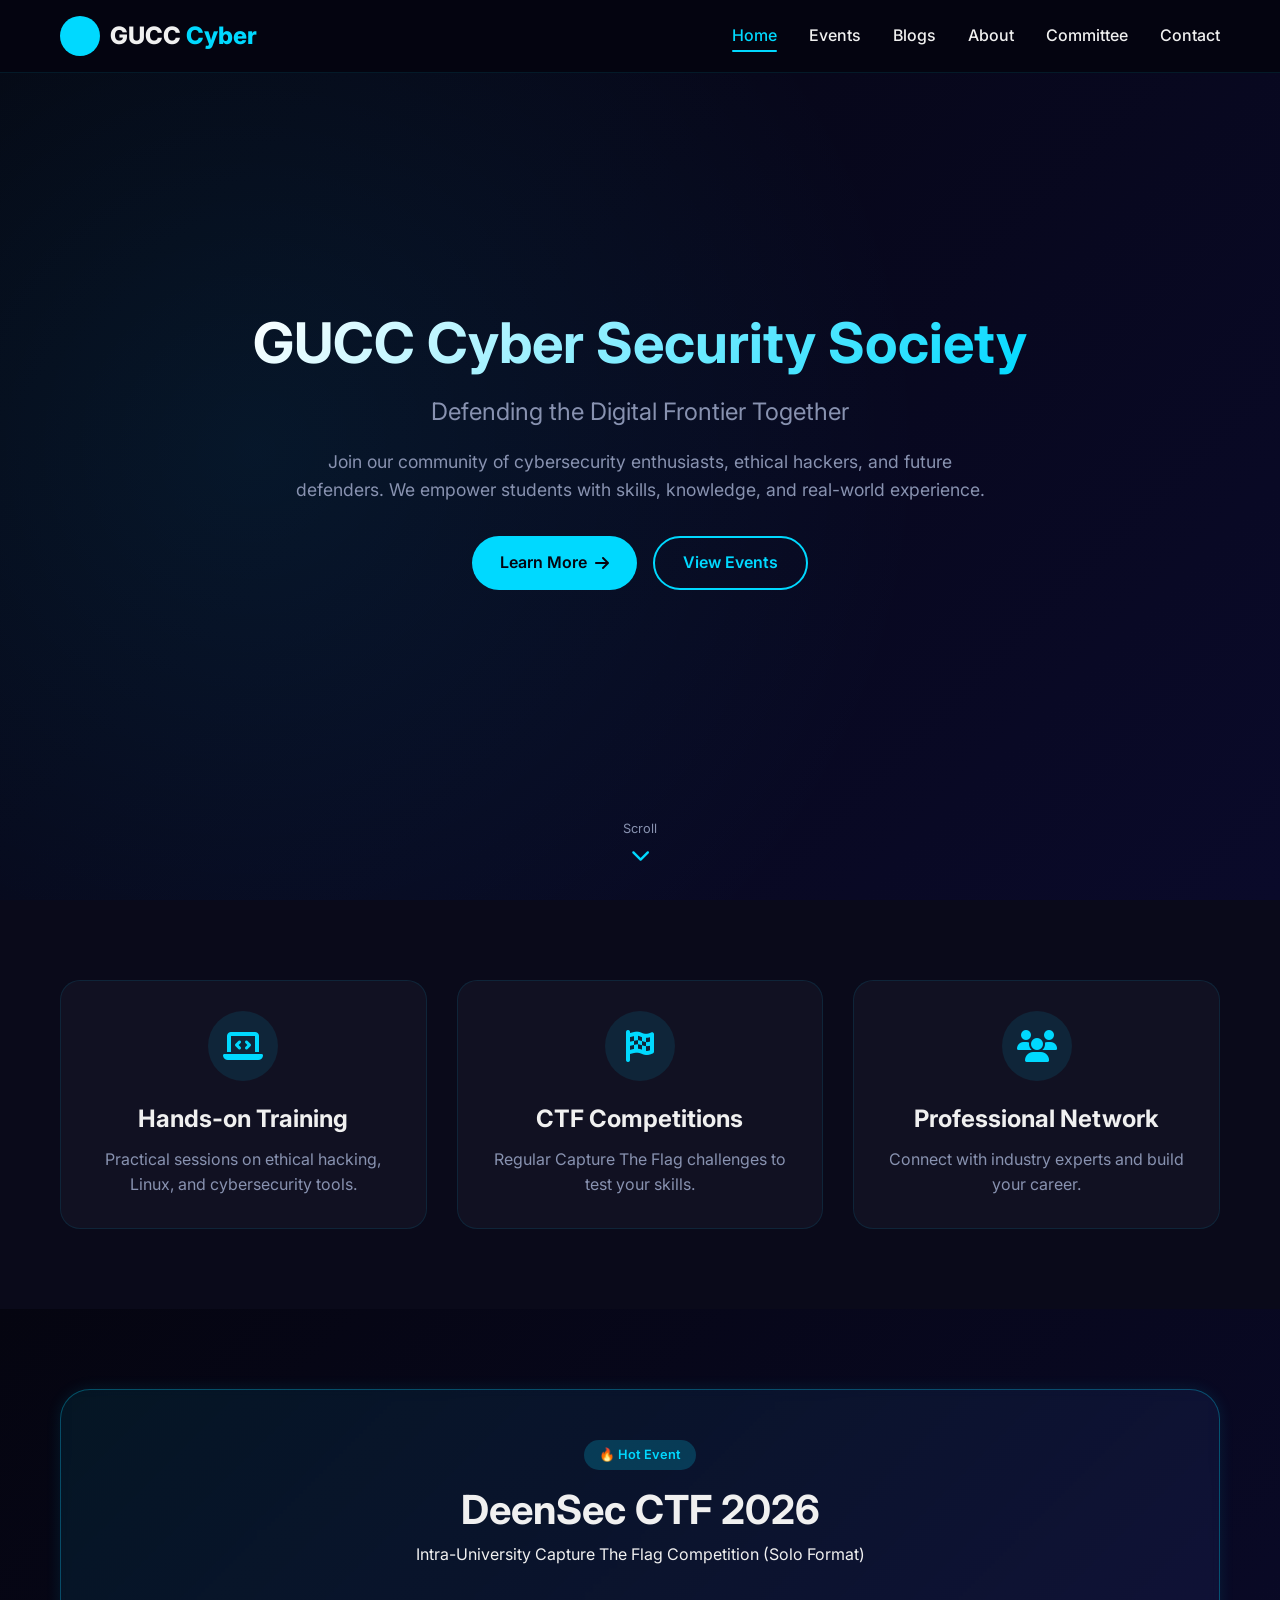
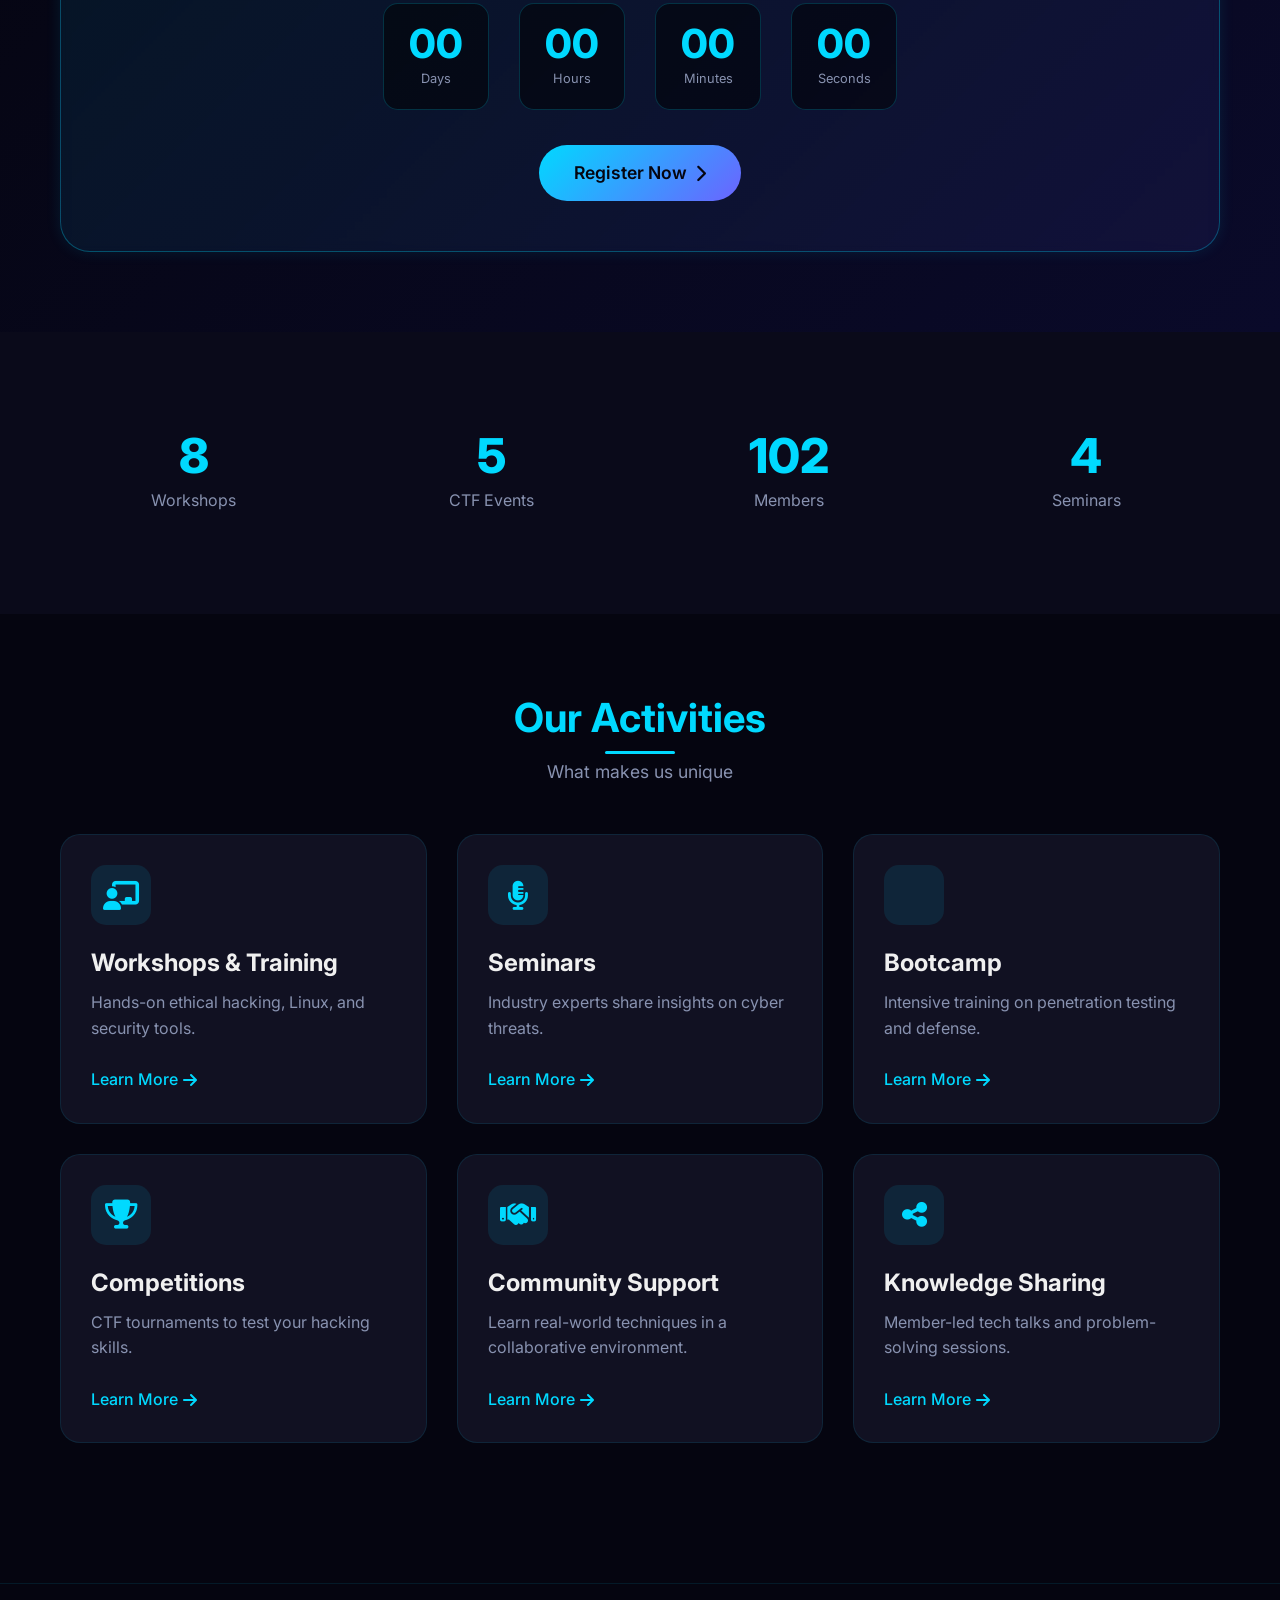
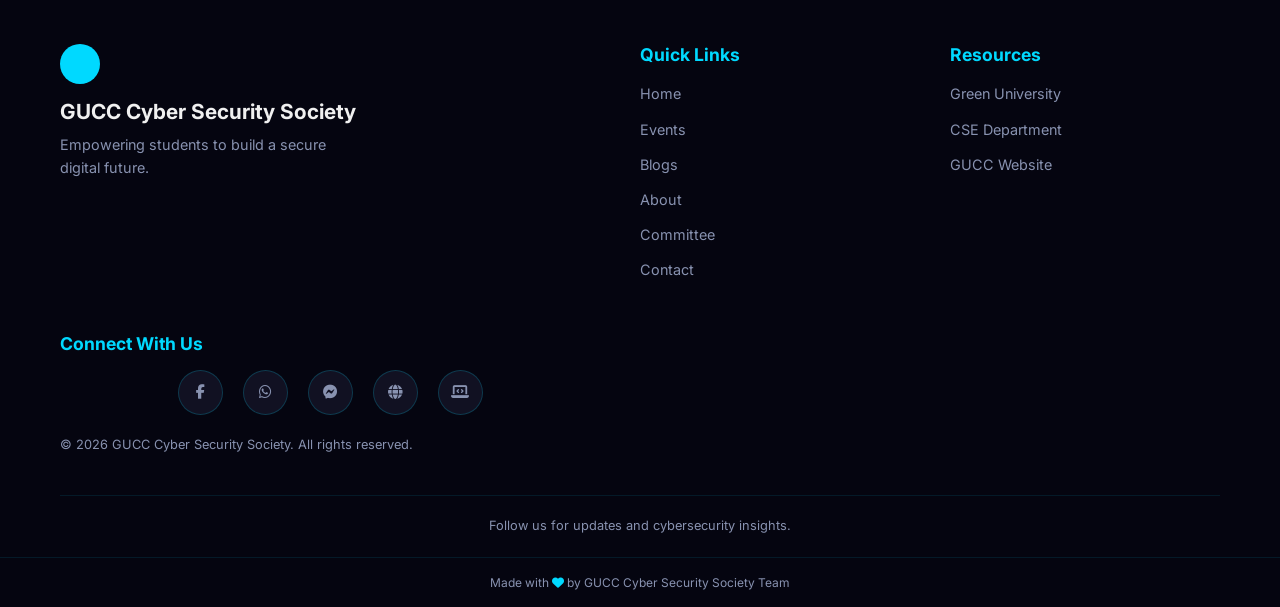
<file: index.html>
<!DOCTYPE html>
<html lang="en">
<head>
    <meta charset="UTF-8">
    <meta name="viewport" content="width=device-width, initial-scale=1.0">
    <meta name="description" content="GUCC Cyber Security Society – Home of cybersecurity enthusiasts at Green University.">
    <title>GUCC Cyber Security Society | Home</title>
    <link rel="stylesheet" href="style.css">
    <link rel="stylesheet" href="https://cdnjs.cloudflare.com/ajax/libs/font-awesome/6.5.1/css/all.min.css">
    <link href="https://fonts.googleapis.com/css2?family=Inter:opsz,wght@14..32,300;400;500;600;700;800&display=swap" rel="stylesheet">
</head>
<body>

<!-- ==================== NAVIGATION ==================== -->
<nav class="navbar">
    <div class="nav-container">
        <div class="logo">
            <div class="logo-icon"><i class="fas fa-shield-haltered"></i></div>
            <span class="logo-text">GUCC <span class="logo-highlight">Cyber</span></span>
        </div>
        <div class="nav-toggle" id="navToggle"><i class="fas fa-bars"></i></div>
        <ul class="nav-menu">
            <li><a href="index.html" class="nav-link active">Home</a></li>
            <li><a href="events.html" class="nav-link">Events</a></li>
            <li><a href="blogs.html" class="nav-link">Blogs</a></li>
            <li><a href="about.html" class="nav-link">About</a></li>
            <li><a href="committee.html" class="nav-link">Committee</a></li>
            <li><a href="contact.html" class="nav-link">Contact</a></li>
        </ul>
    </div>
</nav>

<!-- ==================== HERO ==================== -->
<section class="hero">
    <div class="hero-overlay"></div>
    <div class="hero-content">
        <h1 class="hero-title fade-in-up">GUCC Cyber Security Society</h1>
        <p class="hero-subtitle fade-in-up delay-1">Defending the Digital Frontier Together</p>
        <p class="hero-description fade-in-up delay-2">Join our community of cybersecurity enthusiasts, ethical hackers, and future defenders. We empower students with skills, knowledge, and real-world experience.</p>
        <div class="hero-buttons fade-in-up delay-3">
            <a href="about.html" class="btn btn-primary">Learn More <i class="fas fa-arrow-right"></i></a>
            <a href="events.html" class="btn btn-outline">View Events</a>
        </div>
    </div>
    <div class="hero-scroll"><span>Scroll</span><i class="fas fa-chevron-down"></i></div>
</section>

<!-- ==================== FEATURES ==================== -->
<section class="features">
    <div class="container">
        <div class="features-grid">
            <div class="feature-card fade-in-up"><div class="feature-icon"><i class="fas fa-laptop-code"></i></div><h3>Hands-on Training</h3><p>Practical sessions on ethical hacking, Linux, and cybersecurity tools.</p></div>
            <div class="feature-card fade-in-up delay-1"><div class="feature-icon"><i class="fas fa-flag-checkered"></i></div><h3>CTF Competitions</h3><p>Regular Capture The Flag challenges to test your skills.</p></div>
            <div class="feature-card fade-in-up delay-2"><div class="feature-icon"><i class="fas fa-users"></i></div><h3>Professional Network</h3><p>Connect with industry experts and build your career.</p></div>
        </div>
    </div>
</section>

<!-- ==================== COUNTDOWN ==================== -->
<section class="ctf-promo">
    <div class="container">
        <div class="ctf-promo-card">
            <span class="ctf-badge">🔥 Hot Event</span>
            <h2>DeenSec CTF 2026</h2>
            <p>Intra-University Capture The Flag Competition (Solo Format)</p>
            <div class="countdown-wrapper">
                <div class="countdown-item"><span class="countdown-number" id="days">00</span><span class="countdown-label">Days</span></div>
                <div class="countdown-item"><span class="countdown-number" id="hours">00</span><span class="countdown-label">Hours</span></div>
                <div class="countdown-item"><span class="countdown-number" id="minutes">00</span><span class="countdown-label">Minutes</span></div>
                <div class="countdown-item"><span class="countdown-number" id="seconds">00</span><span class="countdown-label">Seconds</span></div>
            </div>
            <a href="contact.html" class="btn btn-register">Register Now <i class="fas fa-chevron-right"></i></a>
        </div>
    </div>
</section>

<!-- ==================== STATS ==================== -->
<section class="stats">
    <div class="container">
        <div class="stats-grid">
            <div class="stat-card"><span class="stat-number" data-target="12">0</span><span class="stat-label">Workshops</span></div>
            <div class="stat-card"><span class="stat-number" data-target="8">0</span><span class="stat-label">CTF Events</span></div>
            <div class="stat-card"><span class="stat-number" data-target="150">0</span><span class="stat-label">Members</span></div>
            <div class="stat-card"><span class="stat-number" data-target="6">0</span><span class="stat-label">Seminars</span></div>
        </div>
    </div>
</section>

<!-- ==================== ACTIVITIES ==================== -->
<section class="activities">
    <div class="container">
        <div class="section-header"><h2>Our Activities</h2><p>What makes us unique</p></div>
        <div class="activities-grid">
            <div class="activity-card"><div class="activity-icon"><i class="fas fa-chalkboard-user"></i></div><h3>Workshops & Training</h3><p>Hands-on ethical hacking, Linux, and security tools.</p><a href="#" class="read-more">Learn More <i class="fas fa-arrow-right"></i></a></div>
            <div class="activity-card"><div class="activity-icon"><i class="fas fa-microphone-alt"></i></div><h3>Seminars</h3><p>Industry experts share insights on cyber threats.</p><a href="#" class="read-more">Learn More <i class="fas fa-arrow-right"></i></a></div>
            <div class="activity-card"><div class="activity-icon"><i class="fas fa-boot"></i></div><h3>Bootcamp</h3><p>Intensive training on penetration testing and defense.</p><a href="#" class="read-more">Learn More <i class="fas fa-arrow-right"></i></a></div>
            <div class="activity-card"><div class="activity-icon"><i class="fas fa-trophy"></i></div><h3>Competitions</h3><p>CTF tournaments to test your hacking skills.</p><a href="#" class="read-more">Learn More <i class="fas fa-arrow-right"></i></a></div>
            <div class="activity-card"><div class="activity-icon"><i class="fas fa-handshake"></i></div><h3>Community Support</h3><p>Learn real-world techniques in a collaborative environment.</p><a href="#" class="read-more">Learn More <i class="fas fa-arrow-right"></i></a></div>
            <div class="activity-card"><div class="activity-icon"><i class="fas fa-share-alt"></i></div><h3>Knowledge Sharing</h3><p>Member-led tech talks and problem-solving sessions.</p><a href="#" class="read-more">Learn More <i class="fas fa-arrow-right"></i></a></div>
        </div>
    </div>
</section>

<!-- ==================== FOOTER (সম্পূর্ণ) ==================== -->
<footer class="footer">
    <div class="container">
        <div class="footer-content">
            <div class="footer-logo">
                <div class="logo-icon"><i class="fas fa-shield-haltered"></i></div>
                <h3>GUCC Cyber Security Society</h3>
                <p>Empowering students to build a secure digital future.</p>
            </div>
            <div class="footer-links">
                <h4>Quick Links</h4>
                <ul>
                    <li><a href="index.html">Home</a></li>
                    <li><a href="events.html">Events</a></li>
                    <li><a href="blogs.html">Blogs</a></li>
                    <li><a href="about.html">About</a></li>
                    <li><a href="committee.html">Committee</a></li>
                    <li><a href="contact.html">Contact</a></li>
                </ul>
            </div>
            <div class="footer-links">
                <h4>Resources</h4>
                <ul>
                    <li><a href="https://www.green.edu.bd/" target="_blank" rel="noopener noreferrer">Green University</a></li>
                    <li><a href="https://cse.green.edu.bd/" target="_blank" rel="noopener noreferrer">CSE Department</a></li>
                    <li><a href="https://gucc.green.edu.bd/" target="_blank" rel="noopener noreferrer">GUCC Website</a></li>
                </ul>
            </div>
            <div class="footer-links">
                <h4>Connect With Us</h4>
                <div class="social-links">
                    <a href="https://www.facebook.com/share/1SPjmR4Rud/" target="_blank" rel="noopener noreferrer"><i class="fab fa-facebook-f"></i></a>
                    <a href="https://chat.whatsapp.com/HrT836SLXMlDaeKJR9AGmx" target="_blank" rel="noopener noreferrer"><i class="fab fa-whatsapp"></i></a>
                    <a href="https://m.me/j/AbYb911ubVITnupU/" target="_blank" rel="noopener noreferrer"><i class="fab fa-facebook-messenger"></i></a>
                    <a href="https://gucc.green.edu.bd/" target="_blank" rel="noopener noreferrer"><i class="fas fa-globe"></i></a>
                    <a href="https://cse.green.edu.bd/" target="_blank" rel="noopener noreferrer"><i class="fas fa-laptop-code"></i></a>
                </div>
                <p style="margin-top: 20px; font-size: 0.8rem; color: var(--gray);">© 2026 GUCC Cyber Security Society. All rights reserved.</p>
            </div>
        </div>
        <div class="footer-bottom">
            <p>Follow us for updates and cybersecurity insights.</p>
        </div>
    </div>
</footer>

<!-- ==================== EXTRA PROFESSIONAL LINE (ফুটারের ঠিক পরে, </body> এর আগে) ==================== -->
<div style="text-align: center; padding: 15px; background: #050510; border-top: 1px solid rgba(0,217,255,0.1);">
    <p style="color: #8892b0; font-size: 0.75rem;">Made with <i class="fas fa-heart" style="color: #00d9ff;"></i> by GUCC Cyber Security Society Team</p>
</div>

<script src="script.js"></script>
</body>
</html>
</file>
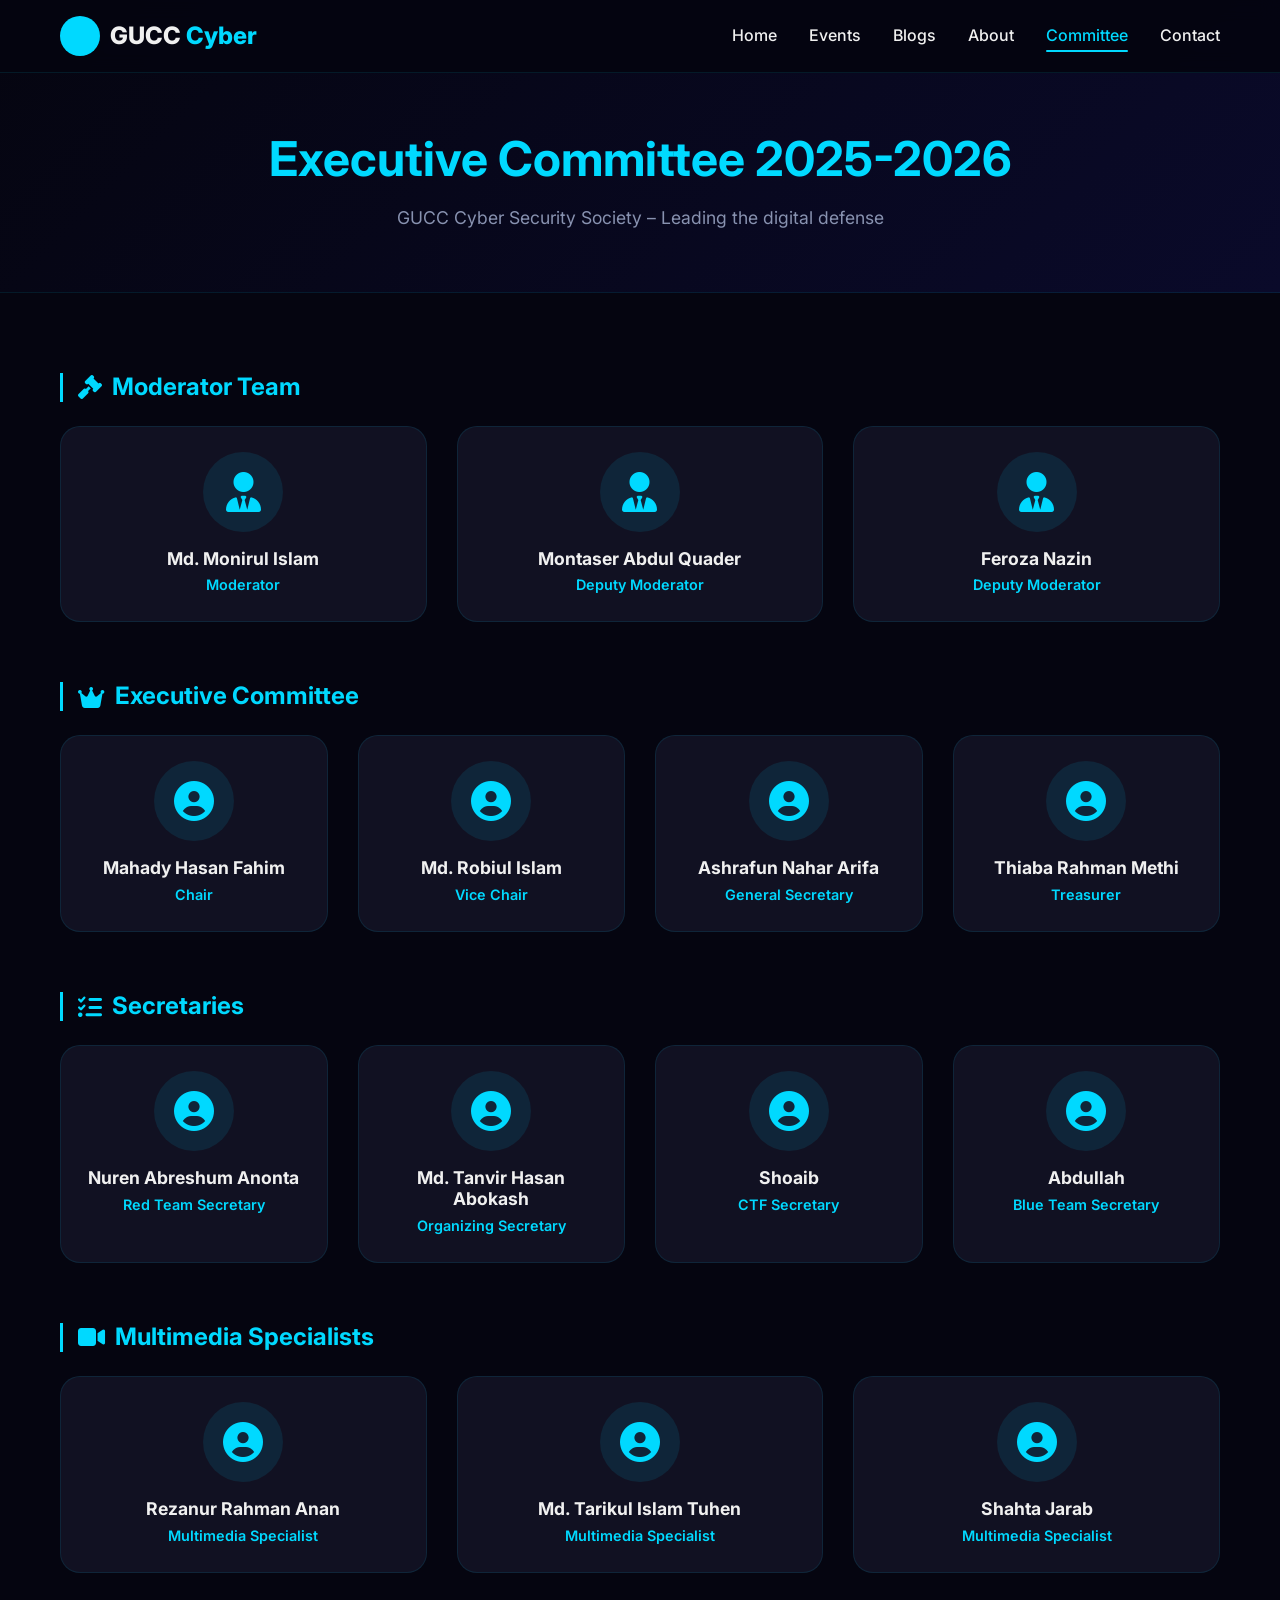
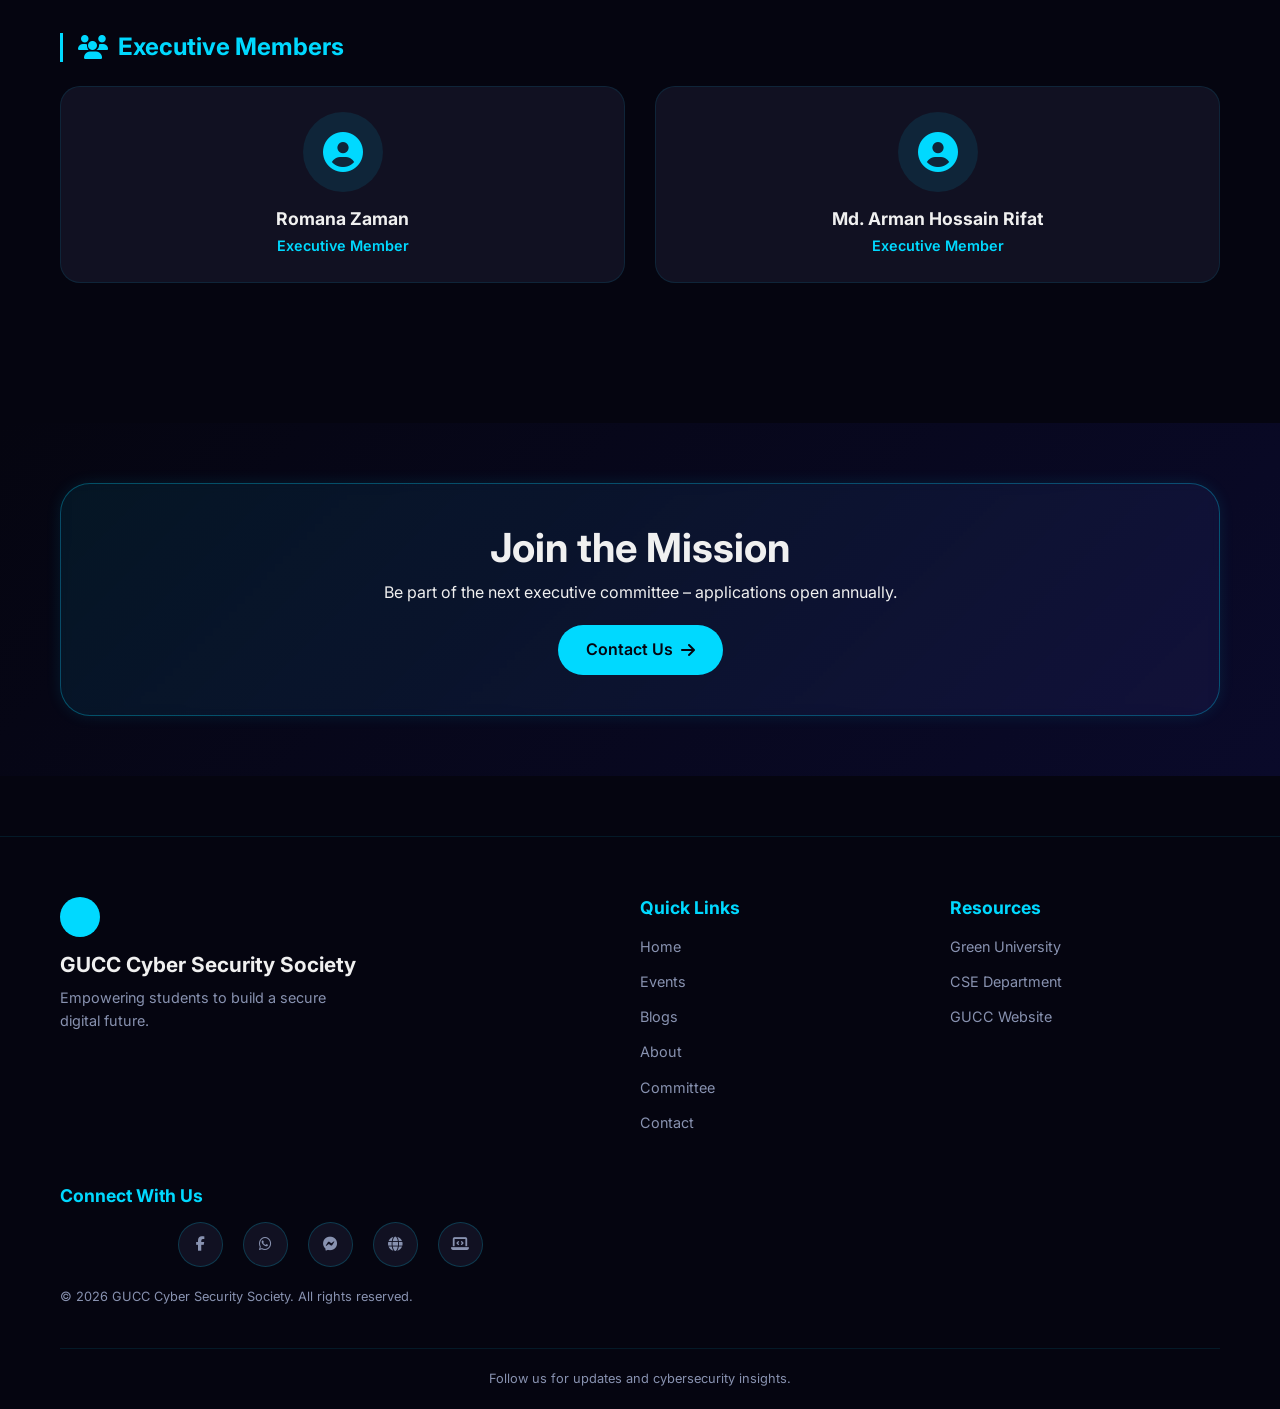
<file: committee.html>
<!DOCTYPE html>
<html lang="en">
<head>
    <meta charset="UTF-8">
    <meta name="viewport" content="width=device-width, initial-scale=1.0, viewport-fit=cover">
    <meta name="description" content="Executive Committee 2026 of GUCC Cyber Security Society – moderators, advisors, and student leaders.">
    <meta name="keywords" content="GUCC, cybersecurity committee, executive committee 2026">
    <meta name="author" content="GUCC Cyber Security Society">
    <title>GUCC Cyber Security Society | Committee 2025-2026</title>
    <link rel="stylesheet" href="style.css">
    <link rel="stylesheet" href="https://cdnjs.cloudflare.com/ajax/libs/font-awesome/6.5.1/css/all.min.css">
    <link href="https://fonts.googleapis.com/css2?family=Inter:opsz,wght@14..32,300;400;500;600;700;800&display=swap" rel="stylesheet">
</head>
<body>

<!-- ==================== NAVIGATION BAR ==================== -->
<nav class="navbar">
    <div class="nav-container">
        <div class="logo">
            <div class="logo-icon"><i class="fas fa-shield-haltered"></i></div>
            <span class="logo-text">GUCC <span class="logo-highlight">Cyber</span></span>
        </div>
        <div class="nav-toggle" id="navToggle">
            <i class="fas fa-bars"></i>
        </div>
        <ul class="nav-menu">
            <li><a href="index.html" class="nav-link">Home</a></li>
            <li><a href="events.html" class="nav-link">Events</a></li>
            <li><a href="blogs.html" class="nav-link">Blogs</a></li>
            <li><a href="about.html" class="nav-link">About</a></li>
            <li><a href="committee.html" class="nav-link active">Committee</a></li>
            <li><a href="contact.html" class="nav-link">Contact</a></li>
        </ul>
    </div>
</nav>

<!-- ==================== PAGE HEADER ==================== -->
<section class="page-header">
    <div class="container">
        <h1>Executive Committee 2025-2026</h1>
        <p>GUCC Cyber Security Society – Leading the digital defense</p>
    </div>
</section>

<!-- ==================== COMMITTEE CONTENT ==================== -->
<section class="committee">
    <div class="container">

        <!-- MODERATOR TEAM -->
        <div class="committee-group">
            <h3 class="group-title"><i class="fas fa-gavel"></i> Moderator Team</h3>
            <div class="committee-grid">
                <div class="member-card">
                    <div class="member-image"><i class="fas fa-user-tie"></i></div>
                    <h4>Md. Monirul Islam</h4>
                    <p class="member-role">Moderator</p>
                </div>
                <div class="member-card">
                    <div class="member-image"><i class="fas fa-user-tie"></i></div>
                    <h4>Montaser Abdul Quader</h4>
                    <p class="member-role">Deputy Moderator</p>
                </div>
                <div class="member-card">
                    <div class="member-image"><i class="fas fa-user-tie"></i></div>
                    <h4>Feroza Nazin</h4>
                    <p class="member-role">Deputy Moderator</p>
                </div>
            </div>
        </div>

        <!-- EXECUTIVE COMMITTEE -->
        <div class="committee-group">
            <h3 class="group-title"><i class="fas fa-crown"></i> Executive Committee</h3>
            <div class="committee-grid">
                <div class="member-card">
                    <div class="member-image"><i class="fas fa-user-circle"></i></div>
                    <h4>Mahady Hasan Fahim</h4>
                    <p class="member-role">Chair</p>
                </div>
                <div class="member-card">
                    <div class="member-image"><i class="fas fa-user-circle"></i></div>
                    <h4>Md. Robiul Islam</h4>
                    <p class="member-role">Vice Chair</p>
                </div>
                <div class="member-card">
                    <div class="member-image"><i class="fas fa-user-circle"></i></div>
                    <h4>Ashrafun Nahar Arifa</h4>
                    <p class="member-role">General Secretary</p>
                </div>
                <div class="member-card">
                    <div class="member-image"><i class="fas fa-user-circle"></i></div>
                    <h4>Thiaba Rahman Methi</h4>
                    <p class="member-role">Treasurer</p>
                </div>
            </div>
        </div>

        <!-- SECRETARIES -->
        <div class="committee-group">
            <h3 class="group-title"><i class="fas fa-tasks"></i> Secretaries</h3>
            <div class="committee-grid">
                <div class="member-card">
                    <div class="member-image"><i class="fas fa-user-circle"></i></div>
                    <h4>Nuren Abreshum Anonta</h4>
                    <p class="member-role">Red Team Secretary</p>
                </div>
                <div class="member-card">
                    <div class="member-image"><i class="fas fa-user-circle"></i></div>
                    <h4>Md. Tanvir Hasan Abokash</h4>
                    <p class="member-role">Organizing Secretary</p>
                </div>
                <div class="member-card">
                    <div class="member-image"><i class="fas fa-user-circle"></i></div>
                    <h4>Shoaib</h4>
                    <p class="member-role">CTF Secretary</p>
                </div>
                <div class="member-card">
                    <div class="member-image"><i class="fas fa-user-circle"></i></div>
                    <h4>Abdullah</h4>
                    <p class="member-role">Blue Team Secretary</p>
                </div>
            </div>
        </div>

        <!-- MULTIMEDIA SPECIALISTS -->
        <div class="committee-group">
            <h3 class="group-title"><i class="fas fa-video"></i> Multimedia Specialists</h3>
            <div class="committee-grid">
                <div class="member-card">
                    <div class="member-image"><i class="fas fa-user-circle"></i></div>
                    <h4>Rezanur Rahman Anan</h4>
                    <p class="member-role">Multimedia Specialist</p>
                </div>
                <div class="member-card">
                    <div class="member-image"><i class="fas fa-user-circle"></i></div>
                    <h4>Md. Tarikul Islam Tuhen</h4>
                    <p class="member-role">Multimedia Specialist</p>
                </div>
                <div class="member-card">
                    <div class="member-image"><i class="fas fa-user-circle"></i></div>
                    <h4>Shahta Jarab</h4>
                    <p class="member-role">Multimedia Specialist</p>
                </div>
            </div>
        </div>

        <!-- EXECUTIVE MEMBERS -->
        <div class="committee-group">
            <h3 class="group-title"><i class="fas fa-users"></i> Executive Members</h3>
            <div class="committee-grid">
                <div class="member-card">
                    <div class="member-image"><i class="fas fa-user-circle"></i></div>
                    <h4>Romana Zaman</h4>
                    <p class="member-role">Executive Member</p>
                </div>
                <div class="member-card">
                    <div class="member-image"><i class="fas fa-user-circle"></i></div>
                    <h4>Md. Arman Hossain Rifat</h4>
                    <p class="member-role">Executive Member</p>
                </div>
            </div>
        </div>
    </div>
</section>

<!-- ==================== CALL TO ACTION ==================== -->
<section class="ctf-promo" style="padding: 60px 0;">
    <div class="container">
        <div class="ctf-promo-card" style="padding: 40px 20px;">
            <h2>Join the Mission</h2>
            <p>Be part of the next executive committee – applications open annually.</p>
            <a href="contact.html" class="btn btn-primary" style="margin-top: 20px;">Contact Us <i class="fas fa-arrow-right"></i></a>
        </div>
    </div>
</section>

<!-- ==================== FOOTER ==================== -->
<footer class="footer">
    <div class="container">
        <div class="footer-content">
            <div class="footer-logo">
                <div class="logo-icon">
                    <i class="fas fa-shield-haltered"></i>
                </div>
                <h3>GUCC Cyber Security Society</h3>
                <p>Empowering students to build a secure digital future.</p>
            </div>
            <div class="footer-links">
                <h4>Quick Links</h4>
                <ul>
                    <li><a href="index.html">Home</a></li>
                    <li><a href="events.html">Events</a></li>
                    <li><a href="blogs.html">Blogs</a></li>
                    <li><a href="about.html">About</a></li>
                    <li><a href="committee.html">Committee</a></li>
                    <li><a href="contact.html">Contact</a></li>
                </ul>
            </div>
            <div class="footer-links">
                <h4>Resources</h4>
                <ul>
                    <li><a href="https://www.green.edu.bd/" target="_blank" rel="noopener noreferrer">Green University</a></li>
                    <li><a href="https://cse.green.edu.bd/" target="_blank" rel="noopener noreferrer">CSE Department</a></li>
                    <li><a href="https://gucc.green.edu.bd/" target="_blank" rel="noopener noreferrer">GUCC Website</a></li>
                </ul>
            </div>
            <div class="footer-links">
                <h4>Connect With Us</h4>
                <div class="social-links">
                    <a href="https://www.facebook.com/share/1SPjmR4Rud/" target="_blank" rel="noopener noreferrer" aria-label="Facebook"><i class="fab fa-facebook-f"></i></a>
                    <a href="https://chat.whatsapp.com/HrT836SLXMlDaeKJR9AGmx" target="_blank" rel="noopener noreferrer" aria-label="WhatsApp"><i class="fab fa-whatsapp"></i></a>
                    <a href="https://m.me/j/AbYb911ubVITnupU/" target="_blank" rel="noopener noreferrer" aria-label="Messenger"><i class="fab fa-facebook-messenger"></i></a>
                    <a href="https://gucc.green.edu.bd/" target="_blank" rel="noopener noreferrer" aria-label="GUCC Website"><i class="fas fa-globe"></i></a>
                    <a href="https://cse.green.edu.bd/" target="_blank" rel="noopener noreferrer" aria-label="CSE Department"><i class="fas fa-laptop-code"></i></a>
                </div>
                <p style="margin-top: 20px; font-size: 0.8rem; color: var(--gray);">© 2026 GUCC Cyber Security Society. All rights reserved.</p>
            </div>
        </div>
        <div class="footer-bottom">
            <p>Follow us for updates and cybersecurity insights.</p>
        </div>
    </div>
</footer>

<script src="script.js"></script>
</body>
</html>
</file>
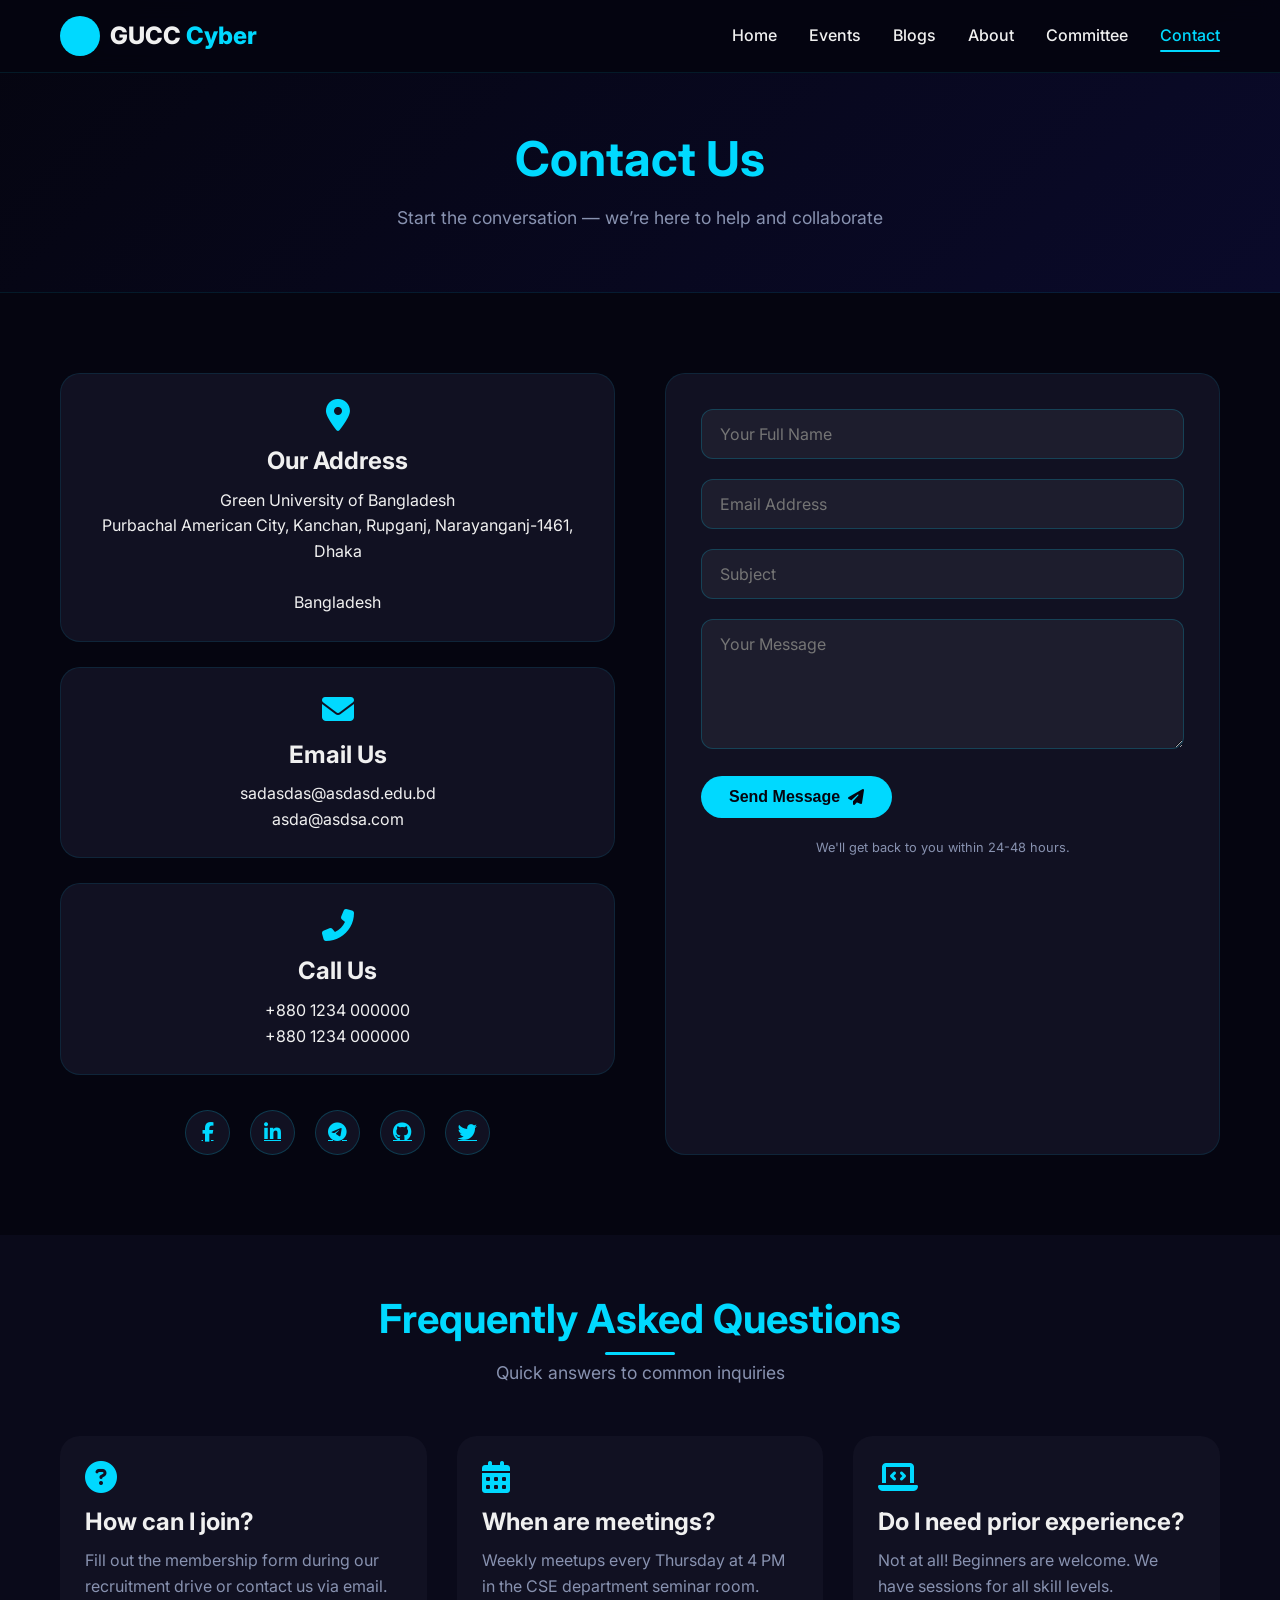
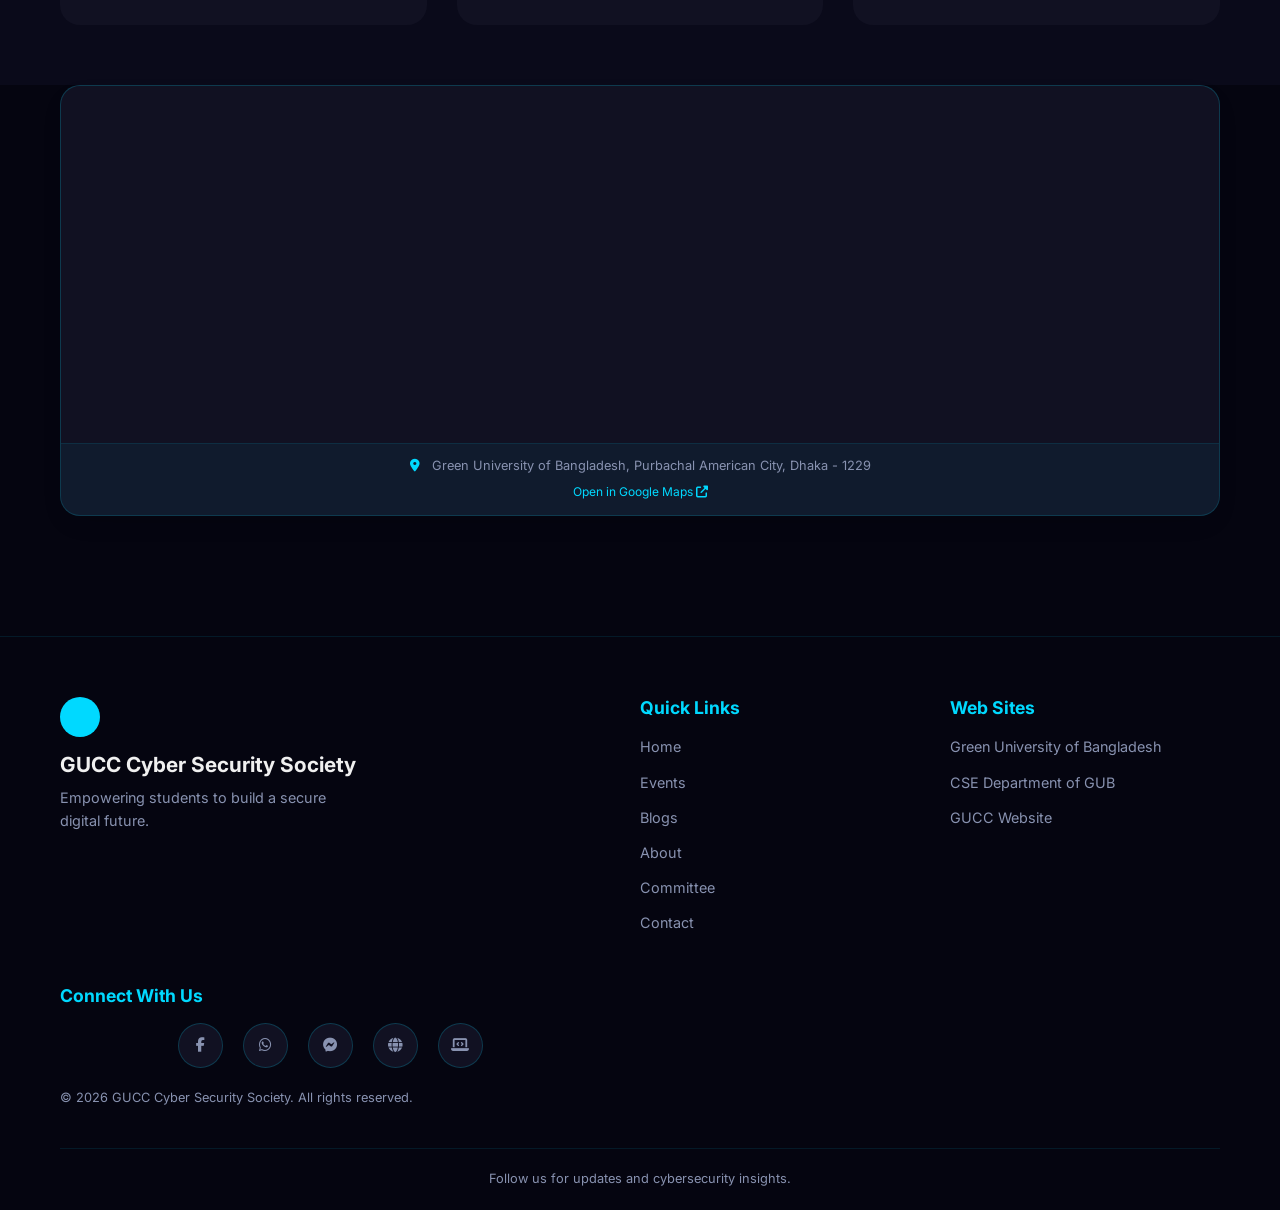
<file: contact.html>
<!DOCTYPE html>
<html lang="en">
<head>
    <meta charset="UTF-8">
    <meta name="viewport" content="width=device-width, initial-scale=1.0, viewport-fit=cover">
    <meta name="description" content="Contact GUCC Cyber Security Society – get in touch for inquiries, collaborations, or membership.">
    <meta name="keywords" content="contact GUCC, cybersecurity club email, reach us">
    <meta name="author" content="GUCC Cyber Security Society">
    <title>GUCC Cyber Security Society | Contact</title>
    <link rel="stylesheet" href="style.css">
    <link rel="stylesheet" href="https://cdnjs.cloudflare.com/ajax/libs/font-awesome/6.5.1/css/all.min.css">
    <link rel="preconnect" href="https://fonts.googleapis.com">
    <link rel="preconnect" href="https://fonts.gstatic.com" crossorigin>
    <link href="https://fonts.googleapis.com/css2?family=Inter:opsz,wght@14..32,300;400;500;600;700;800&display=swap" rel="stylesheet">
</head>
<body>

<!-- ==================== NAVIGATION BAR ==================== -->
<nav class="navbar">
    <div class="nav-container">
        <div class="logo">
            <div class="logo-icon">
                <i class="fas fa-shield-haltered"></i>
            </div>
            <span class="logo-text">GUCC <span class="logo-highlight">Cyber</span></span>
        </div>
        <div class="nav-toggle" id="navToggle">
            <i class="fas fa-bars"></i>
        </div>
        <ul class="nav-menu">
            <li><a href="index.html" class="nav-link">Home</a></li>
            <li><a href="events.html" class="nav-link">Events</a></li>
            <li><a href="blogs.html" class="nav-link">Blogs</a></li>
            <li><a href="about.html" class="nav-link">About</a></li>
            <li><a href="committee.html" class="nav-link">Committee</a></li>
            <li><a href="contact.html" class="nav-link active">Contact</a></li>
        </ul>
    </div>
</nav>

<!-- ==================== PAGE HEADER ==================== -->
<section class="page-header">
    <div class="container">
        <h1>Contact Us</h1>
        <p>Start the conversation — we’re here to help and collaborate</p>
    </div>
</section>

<!-- ==================== CONTACT SECTION ==================== -->
<section class="contact">
    <div class="container">
        <div class="contact-grid">
            
            <!-- Left side: Contact Info & Social -->
            <div class="contact-info">
                <div class="contact-card">
                    <i class="fas fa-map-marker-alt"></i>
                    <h3>Our Address</h3>
                    <p>Green University of Bangladesh
                        <br>Purbachal American City, Kanchan, Rupganj, Narayanganj-1461, Dhaka</p>
                        <br>Bangladesh</p>
                </div>
                <div class="contact-card">
                    <i class="fas fa-envelope"></i>
                    <h3>Email Us</h3>
                    <p>sadasdas@asdasd.edu.bd<br>asda@asdsa.com</p>
                </div>
                <div class="contact-card">
                    <i class="fas fa-phone-alt"></i>
                    <h3>Call Us</h3>
                    <p>+880 1234 000000<br>+880 1234 000000</p>
                </div>
                <div class="social-links">
                    <a href="#" aria-label="Facebook"><i class="fab fa-facebook-f"></i></a>
                    <a href="#" aria-label="LinkedIn"><i class="fab fa-linkedin-in"></i></a>
                    <a href="#" aria-label="Telegram"><i class="fab fa-telegram"></i></a>
                    <a href="#" aria-label="GitHub"><i class="fab fa-github"></i></a>
                    <a href="#" aria-label="Twitter"><i class="fab fa-twitter"></i></a>
                </div>
            </div>
            
            <!-- Right side: Contact Form -->
            <div class="contact-form">
                <form id="contactForm">
                    <div class="form-group">
                        <input type="text" id="name" placeholder="Your Full Name" required>
                    </div>
                    <div class="form-group">
                        <input type="email" id="email" placeholder="Email Address" required>
                    </div>
                    <div class="form-group">
                        <input type="text" id="subject" placeholder="Subject">
                    </div>
                    <div class="form-group">
                        <textarea id="message" rows="5" placeholder="Your Message" required></textarea>
                    </div>
                    <button type="submit" class="btn btn-primary">Send Message <i class="fas fa-paper-plane"></i></button>
                </form>
                <p style="color: var(--gray); font-size: 0.8rem; text-align: center; margin-top: 20px;">
                    We'll get back to you within 24-48 hours.
                </p>
            </div>
        </div>
    </div>
</section>

<!-- ==================== FAQ / ADDITIONAL INFO ==================== -->
<section class="stats" style="padding: 60px 0;">
    <div class="container">
        <div class="section-header">
            <h2>Frequently Asked Questions</h2>
            <p>Quick answers to common inquiries</p>
        </div>
        <div style="display: grid; grid-template-columns: repeat(auto-fit, minmax(300px, 1fr)); gap: 30px; margin-top: 40px;">
            <div style="background: var(--card-bg); padding: 25px; border-radius: 20px;">
                <i class="fas fa-question-circle" style="color: var(--primary); font-size: 2rem; margin-bottom: 15px; display: block;"></i>
                <h3>How can I join?</h3>
                <p style="color: var(--gray);">Fill out the membership form during our recruitment drive or contact us via email.</p>
            </div>
            <div style="background: var(--card-bg); padding: 25px; border-radius: 20px;">
                <i class="fas fa-calendar-alt" style="color: var(--primary); font-size: 2rem; margin-bottom: 15px; display: block;"></i>
                <h3>When are meetings?</h3>
                <p style="color: var(--gray);">Weekly meetups every Thursday at 4 PM in the CSE department seminar room.</p>
            </div>
            <div style="background: var(--card-bg); padding: 25px; border-radius: 20px;">
                <i class="fas fa-laptop-code" style="color: var(--primary); font-size: 2rem; margin-bottom: 15px; display: block;"></i>
                <h3>Do I need prior experience?</h3>
                <p style="color: var(--gray);">Not at all! Beginners are welcome. We have sessions for all skill levels.</p>
            </div>
        </div>
    </div>
</section>

<!-- ==================== MAP SECTION (Professionally Fixed) ==================== -->
<section style="padding: 0 0 60px 0;">
    <div class="container">
        <div style="background: var(--card-bg); border-radius: 20px; overflow: hidden; border: 1px solid rgba(0,217,255,0.2); box-shadow: 0 10px 30px -15px rgba(0,0,0,0.3);">
            <iframe 
                src="https://www.google.com/maps/embed?pb=!1m18!1m12!1m3!1d3650.123456789012!2d90.5663123!3d23.8295015!2m3!1f0!2f0!3f0!3m2!1i1024!2i768!4f13.1!3m3!1m2!1s0x3755cb0a4c65ef27%3A0xf54f56affbffdc99!2sGreen%20University%20of%20Bangladesh!5e0!3m2!1sen!2sbd!4v1700000000000!5m2!1sen!2sbd" 
                width="100%" 
                height="350" 
                style="border:0; filter: grayscale(10%); border-radius: 16px;" 
                allowfullscreen="" 
                loading="lazy" 
                referrerpolicy="no-referrer-when-downgrade"
                title="Green University of Bangladesh Campus Map">
            </iframe>
            <div style="padding: 12px 20px; background: rgba(0,217,255,0.05); text-align: center; border-top: 1px solid rgba(0,217,255,0.1);">
                <p style="color: var(--gray); font-size: 0.8rem; margin: 0;">
                    <i class="fas fa-map-marker-alt" style="color: var(--primary); margin-right: 8px;"></i>
                    Green University of Bangladesh, Purbachal American City, Dhaka - 1229
                </p>
                <a href="https://www.google.com/maps/place/Green+University+of+Bangladesh/@23.8295015,90.5663123,17z/" target="_blank" rel="noopener noreferrer" style="color: var(--primary); font-size: 0.75rem; text-decoration: none; margin-top: 5px; display: inline-block;">
                    Open in Google Maps <i class="fas fa-external-link-alt"></i>
                </a>
            </div>
        </div>
    </div>
</section>

<!-- ==================== FOOTER ==================== -->
<footer class="footer">
    <div class="container">
        <div class="footer-content">
            <div class="footer-logo">
                <div class="logo-icon">
                    <i class="fas fa-shield-haltered"></i>
                </div>
                <h3>GUCC Cyber Security Society</h3>
                <p>Empowering students to build a secure digital future.</p>
            </div>
            <div class="footer-links">
                <h4>Quick Links</h4>
                <ul>
                    <li><a href="index.html">Home</a></li>
                    <li><a href="events.html">Events</a></li>
                    <li><a href="blogs.html">Blogs</a></li>
                    <li><a href="about.html">About</a></li>
                    <li><a href="committee.html">Committee</a></li>
                    <li><a href="contact.html">Contact</a></li>
                </ul>
            </div>
            <div class="footer-links">
                <h4>Web Sites</h4>
                <ul>
                    <li><a href="https://www.green.edu.bd/" target="_blank" rel="noopener noreferrer">Green University of Bangladesh</a></li>
                    <li><a href="https://cse.green.edu.bd/" target="_blank" rel="noopener noreferrer">CSE Department of GUB</a></li>
                    <li><a href="https://gucc.green.edu.bd/" target="_blank" rel="noopener noreferrer">GUCC Website</a></li>
                </ul>
            </div>
            <div class="footer-links">
                <h4>Connect With Us</h4>
                <div class="social-links">
                    <a href="https://www.facebook.com/share/1SPjmR4Rud/" target="_blank" rel="noopener noreferrer" aria-label="Facebook"><i class="fab fa-facebook-f"></i></a>
                    <a href="https://chat.whatsapp.com/HrT836SLXMlDaeKJR9AGmx" target="_blank" rel="noopener noreferrer" aria-label="WhatsApp"><i class="fab fa-whatsapp"></i></a>
                    <a href="https://m.me/j/AbYb911ubVITnupU/" target="_blank" rel="noopener noreferrer" aria-label="Messenger"><i class="fab fa-facebook-messenger"></i></a>
                    <a href="https://gucc.green.edu.bd/" target="_blank" rel="noopener noreferrer" aria-label="GUCC Website"><i class="fas fa-globe"></i></a>
                    <a href="https://cse.green.edu.bd/" target="_blank" rel="noopener noreferrer" aria-label="CSE Department"><i class="fas fa-laptop-code"></i></a>
                </div>
                <p style="margin-top: 20px; font-size: 0.8rem; color: var(--gray);">© 2026 GUCC Cyber Security Society. All rights reserved.</p>
            </div>
        </div>
        <div class="footer-bottom">
            <p>Follow us for updates and cybersecurity insights.</p>
        </div>
    </div>
</footer>

<script src="script.js"></script>
</body>
</html>
</file>
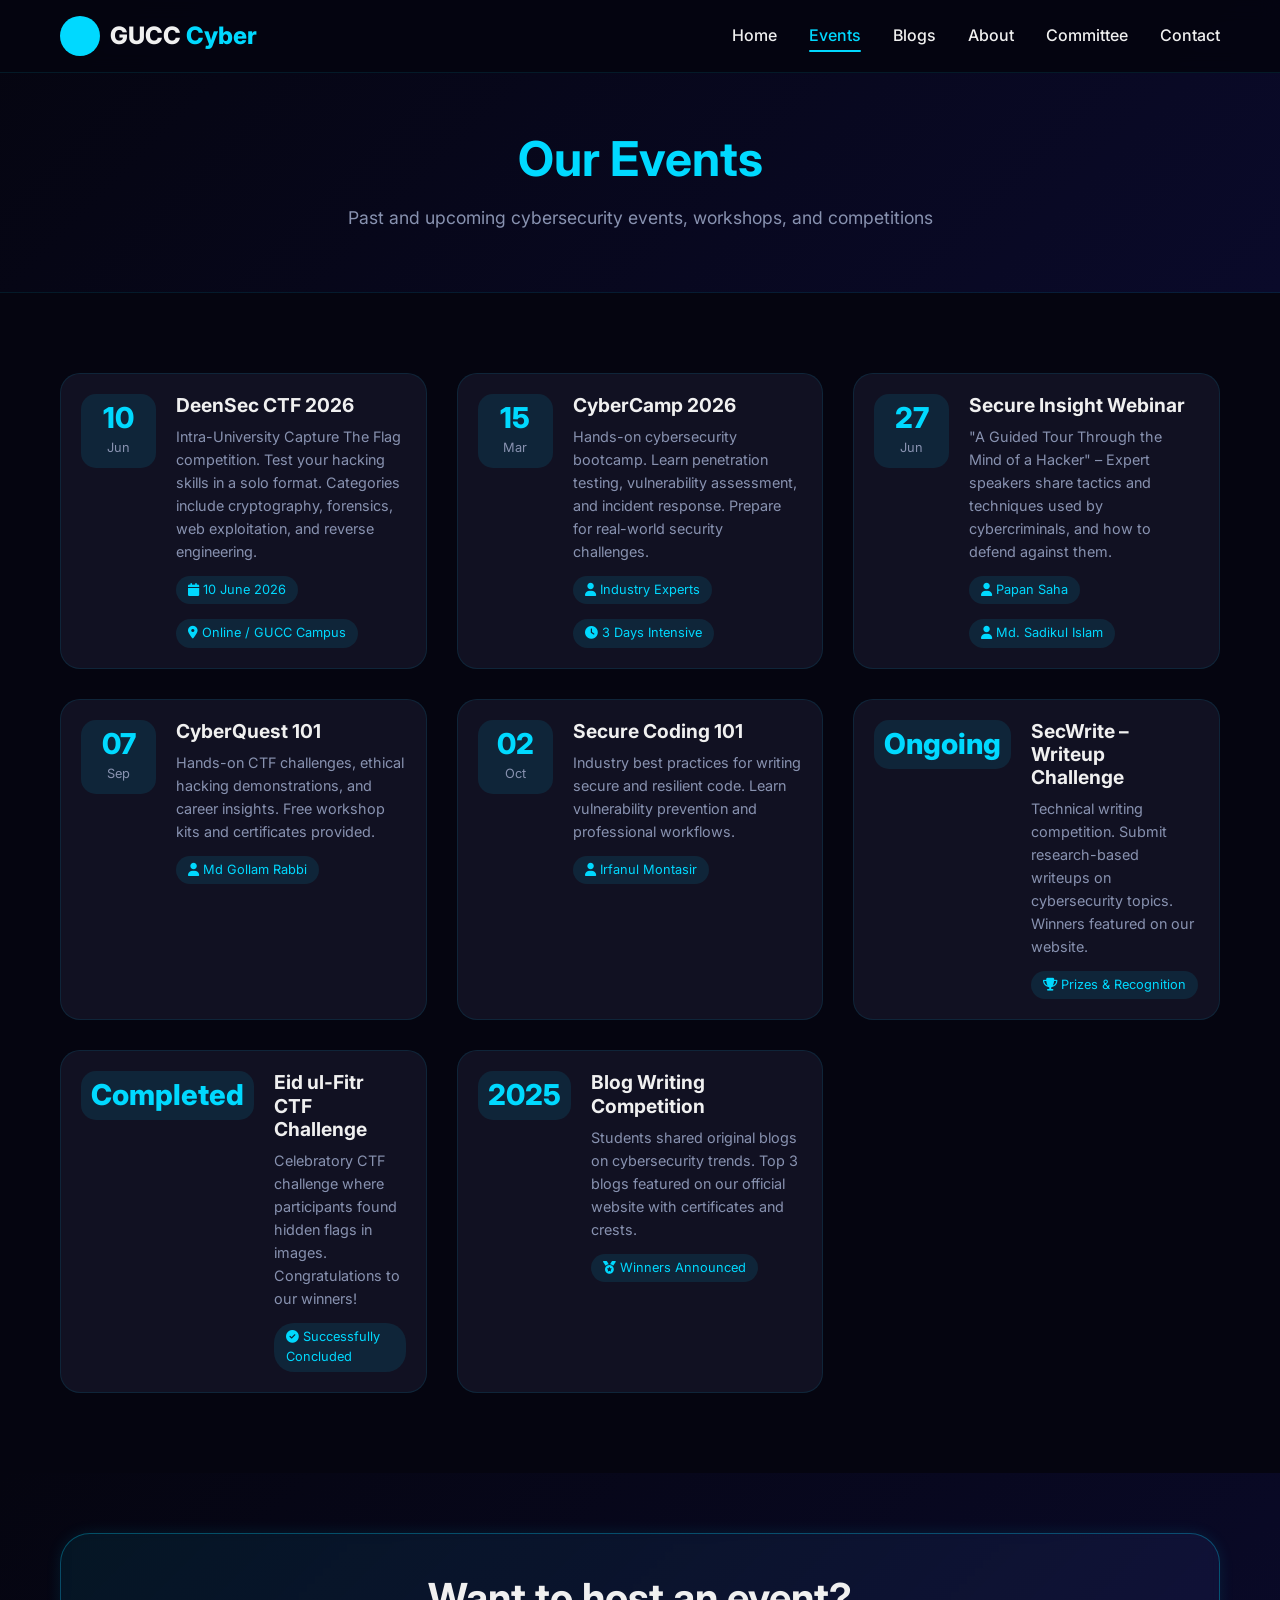
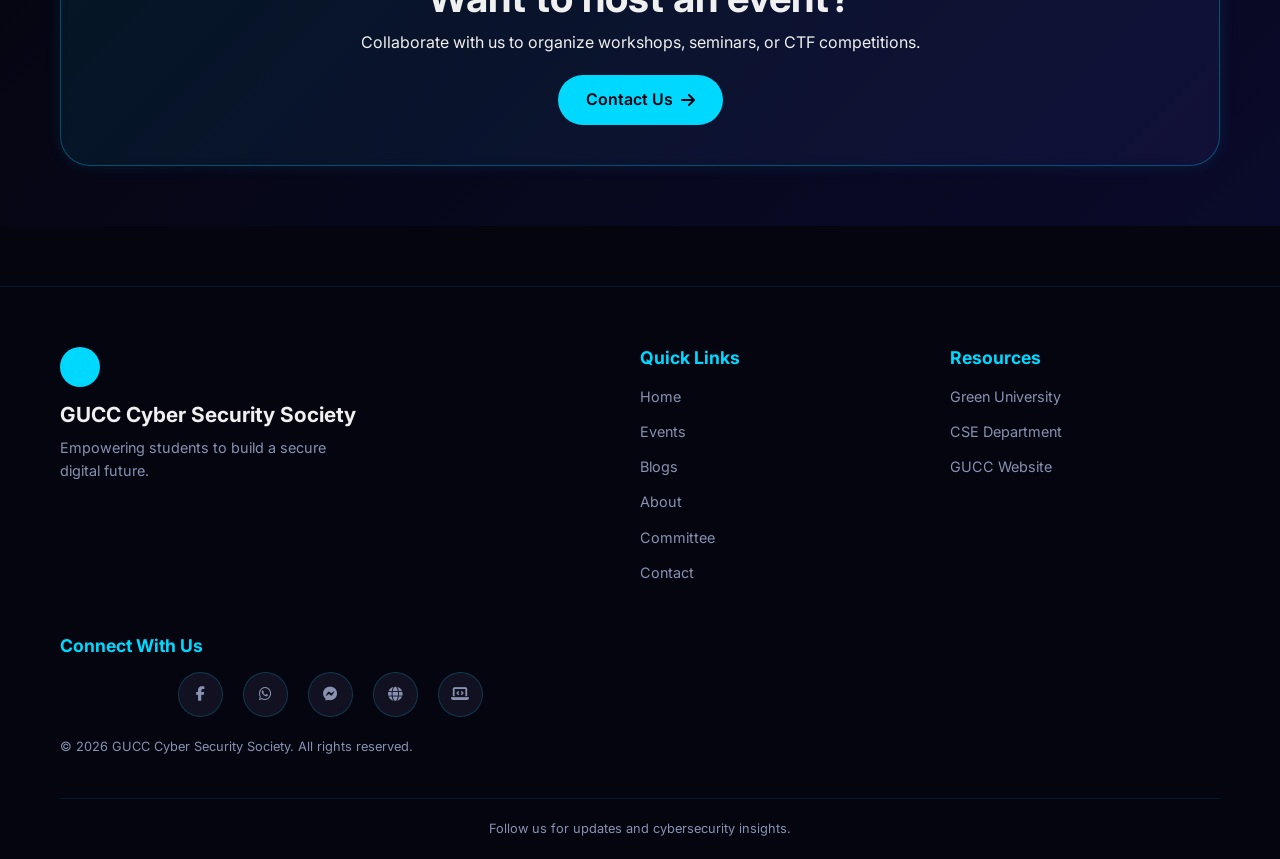
<file: events.html>
<!DOCTYPE html>
<html lang="en">
<head>
    <meta charset="UTF-8">
    <meta name="viewport" content="width=device-width, initial-scale=1.0, viewport-fit=cover">
    <meta name="description" content="Past and upcoming events of GUCC Cyber Security Society - workshops, CTF competitions, webinars, and bootcamps.">
    <meta name="keywords" content="cybersecurity events, CTF, workshops, webinars, GUCC">
    <meta name="author" content="GUCC Cyber Security Society">
    <title>GUCC Cyber Security Society | Events</title>
    <link rel="stylesheet" href="style.css">
    <link rel="stylesheet" href="https://cdnjs.cloudflare.com/ajax/libs/font-awesome/6.5.1/css/all.min.css">
    <link rel="preconnect" href="https://fonts.googleapis.com">
    <link rel="preconnect" href="https://fonts.gstatic.com" crossorigin>
    <link href="https://fonts.googleapis.com/css2?family=Inter:opsz,wght@14..32,300;14..32,400;14..32,500;14..32,600;14..32,700;14..32,800&display=swap" rel="stylesheet">
</head>
<body>

<!-- ==================== NAVIGATION BAR ==================== -->
<nav class="navbar">
    <div class="nav-container">
        <div class="logo">
            <div class="logo-icon">
                <i class="fas fa-shield-haltered"></i>
            </div>
            <span class="logo-text">GUCC <span class="logo-highlight">Cyber</span></span>
        </div>
        <div class="nav-toggle" id="navToggle">
            <i class="fas fa-bars"></i>
        </div>
        <ul class="nav-menu">
            <li><a href="index.html" class="nav-link">Home</a></li>
            <li><a href="events.html" class="nav-link active">Events</a></li>
            <li><a href="blogs.html" class="nav-link">Blogs</a></li>
            <li><a href="about.html" class="nav-link">About</a></li>
            <li><a href="committee.html" class="nav-link">Committee</a></li>
            <li><a href="contact.html" class="nav-link">Contact</a></li>
        </ul>
    </div>
</nav>

<!-- ==================== PAGE HEADER ==================== -->
<section class="page-header">
    <div class="container">
        <h1>Our Events</h1>
        <p>Past and upcoming cybersecurity events, workshops, and competitions</p>
    </div>
</section>

<!-- ==================== EVENTS LISTING ==================== -->
<section class="events">
    <div class="container">
        <div class="events-grid">
            
            <!-- Event Card 1 - Upcoming CTF -->
            <div class="event-card">
                <div class="event-date">
                    <span class="event-day">10</span>
                    <span class="event-month">Jun</span>
                </div>
                <div class="event-details">
                    <h3>DeenSec CTF 2026</h3>
                    <p>Intra-University Capture The Flag competition. Test your hacking skills in a solo format. Categories include cryptography, forensics, web exploitation, and reverse engineering.</p>
                    <div class="event-speakers">
                        <span><i class="fas fa-calendar"></i> 10 June 2026</span>
                        <span><i class="fas fa-map-marker-alt"></i> Online / GUCC Campus</span>
                    </div>
                </div>
            </div>
            
            <!-- Event Card 2 - Upcoming Bootcamp -->
            <div class="event-card">
                <div class="event-date">
                    <span class="event-day">15</span>
                    <span class="event-month">Mar</span>
                </div>
                <div class="event-details">
                    <h3>CyberCamp 2026</h3>
                    <p>Hands-on cybersecurity bootcamp. Learn penetration testing, vulnerability assessment, and incident response. Prepare for real-world security challenges.</p>
                    <div class="event-speakers">
                        <span><i class="fas fa-user"></i> Industry Experts</span>
                        <span><i class="fas fa-clock"></i> 3 Days Intensive</span>
                    </div>
                </div>
            </div>
            
            <!-- Event Card 3 - Secure Insight Webinar -->
            <div class="event-card">
                <div class="event-date">
                    <span class="event-day">27</span>
                    <span class="event-month">Jun</span>
                </div>
                <div class="event-details">
                    <h3>Secure Insight Webinar</h3>
                    <p>"A Guided Tour Through the Mind of a Hacker" – Expert speakers share tactics and techniques used by cybercriminals, and how to defend against them.</p>
                    <div class="event-speakers">
                        <span><i class="fas fa-user"></i> Papan Saha</span>
                        <span><i class="fas fa-user"></i> Md. Sadikul Islam</span>
                    </div>
                </div>
            </div>
            
            <!-- Event Card 4 - CyberQuest 101 -->
            <div class="event-card">
                <div class="event-date">
                    <span class="event-day">07</span>
                    <span class="event-month">Sep</span>
                </div>
                <div class="event-details">
                    <h3>CyberQuest 101</h3>
                    <p>Hands-on CTF challenges, ethical hacking demonstrations, and career insights. Free workshop kits and certificates provided.</p>
                    <div class="event-speakers">
                        <span><i class="fas fa-user"></i> Md Gollam Rabbi</span>
                    </div>
                </div>
            </div>
            
            <!-- Event Card 5 - Secure Coding 101 -->
            <div class="event-card">
                <div class="event-date">
                    <span class="event-day">02</span>
                    <span class="event-month">Oct</span>
                </div>
                <div class="event-details">
                    <h3>Secure Coding 101</h3>
                    <p>Industry best practices for writing secure and resilient code. Learn vulnerability prevention and professional workflows.</p>
                    <div class="event-speakers">
                        <span><i class="fas fa-user"></i> Irfanul Montasir</span>
                    </div>
                </div>
            </div>
            
            <!-- Event Card 6 - SecWrite Challenge -->
            <div class="event-card">
                <div class="event-date">
                    <span class="event-day">Ongoing</span>
                </div>
                <div class="event-details">
                    <h3>SecWrite – Writeup Challenge</h3>
                    <p>Technical writing competition. Submit research-based writeups on cybersecurity topics. Winners featured on our website.</p>
                    <div class="event-speakers">
                        <span><i class="fas fa-trophy"></i> Prizes & Recognition</span>
                    </div>
                </div>
            </div>
            
            <!-- Event Card 7 - Eid CTF Challenge -->
            <div class="event-card">
                <div class="event-date">
                    <span class="event-day">Completed</span>
                </div>
                <div class="event-details">
                    <h3>Eid ul-Fitr CTF Challenge</h3>
                    <p>Celebratory CTF challenge where participants found hidden flags in images. Congratulations to our winners!</p>
                    <div class="event-speakers">
                        <span><i class="fas fa-check-circle"></i> Successfully Concluded</span>
                    </div>
                </div>
            </div>
            
            <!-- Event Card 8 - Blog Writing Competition -->
            <div class="event-card">
                <div class="event-date">
                    <span class="event-day">2025</span>
                </div>
                <div class="event-details">
                    <h3>Blog Writing Competition</h3>
                    <p>Students shared original blogs on cybersecurity trends. Top 3 blogs featured on our official website with certificates and crests.</p>
                    <div class="event-speakers">
                        <span><i class="fas fa-medal"></i> Winners Announced</span>
                    </div>
                </div>
            </div>
        </div>
    </div>
</section>

<!-- ==================== CALL TO ACTION SECTION ==================== -->
<section class="ctf-promo" style="padding: 60px 0;">
    <div class="container">
        <div class="ctf-promo-card" style="padding: 40px 20px;">
            <h2>Want to host an event?</h2>
            <p>Collaborate with us to organize workshops, seminars, or CTF competitions.</p>
            <a href="contact.html" class="btn btn-primary" style="margin-top: 20px;">Contact Us <i class="fas fa-arrow-right"></i></a>
        </div>
    </div>
</section>

<!-- ==================== FOOTER ==================== -->
<footer class="footer">
    <div class="container">
        <div class="footer-content">
            <div class="footer-logo">
                <div class="logo-icon">
                    <i class="fas fa-shield-haltered"></i>
                </div>
                <h3>GUCC Cyber Security Society</h3>
                <p>Empowering students to build a secure digital future.</p>
            </div>
            <div class="footer-links">
                <h4>Quick Links</h4>
                <ul>
                    <li><a href="index.html">Home</a></li>
                    <li><a href="events.html">Events</a></li>
                    <li><a href="blogs.html">Blogs</a></li>
                    <li><a href="about.html">About</a></li>
                    <li><a href="committee.html">Committee</a></li>
                    <li><a href="contact.html">Contact</a></li>
                </ul>
            </div>
            <div class="footer-links">
                <h4>Resources</h4>
                <ul>
                    <li><a href="https://www.green.edu.bd/" target="_blank" rel="noopener noreferrer">Green University</a></li>
                    <li><a href="https://cse.green.edu.bd/" target="_blank" rel="noopener noreferrer">CSE Department</a></li>
                    <li><a href="https://gucc.green.edu.bd/" target="_blank" rel="noopener noreferrer">GUCC Website</a></li>
                </ul>
            </div>
            <div class="footer-links">
                <h4>Connect With Us</h4>
                <div class="social-links">
                    <a href="https://www.facebook.com/share/1SPjmR4Rud/" target="_blank" rel="noopener noreferrer" aria-label="Facebook"><i class="fab fa-facebook-f"></i></a>
                    <a href="https://chat.whatsapp.com/HrT836SLXMlDaeKJR9AGmx" target="_blank" rel="noopener noreferrer" aria-label="WhatsApp"><i class="fab fa-whatsapp"></i></a>
                    <a href="https://m.me/j/AbYb911ubVITnupU/" target="_blank" rel="noopener noreferrer" aria-label="Messenger"><i class="fab fa-facebook-messenger"></i></a>
                    <a href="https://gucc.green.edu.bd/" target="_blank" rel="noopener noreferrer" aria-label="GUCC Website"><i class="fas fa-globe"></i></a>
                    <a href="https://cse.green.edu.bd/" target="_blank" rel="noopener noreferrer" aria-label="CSE Department"><i class="fas fa-laptop-code"></i></a>
                </div>
                <p style="margin-top: 20px; font-size: 0.8rem; color: var(--gray);">© 2026 GUCC Cyber Security Society. All rights reserved.</p>
            </div>
        </div>
        <div class="footer-bottom">
            <p>Follow us for updates and cybersecurity insights.</p>
        </div>
    </div>
</footer>

<script src="script.js"></script>
</body>
</html>
</file>
<file: style.css>
/* ==================== GOOGLE FONTS & RESET ==================== */
@import url('https://fonts.googleapis.com/css2?family=Inter:opsz,wght@14..32,300;14..32,400;14..32,500;14..32,600;14..32,700;14..32,800&display=swap');

* {
    margin: 0;
    padding: 0;
    box-sizing: border-box;
}

body {
    font-family: 'Inter', sans-serif;
    background: #050510;
    color: #f0f0f0;
    line-height: 1.6;
    overflow-x: hidden;
}

.container {
    max-width: 1200px;
    margin: 0 auto;
    padding: 0 20px;
}

/* ==================== CSS VARIABLES ==================== */
:root {
    --primary: #00d9ff;
    --primary-dark: #0099cc;
    --secondary: #6c63ff;
    --dark: #0a0a1a;
    --darker: #050510;
    --light: #f0f0f0;
    --gray: #8892b0;
    --card-bg: #111122;
    --transition: all 0.3s ease;
    --shadow: 0 10px 30px -15px rgba(0, 0, 0, 0.3);
    --border-glow: 0 0 15px rgba(0, 217, 255, 0.1);
}

/* ==================== TYPOGRAPHY ==================== */
h1, h2, h3, h4 {
    font-weight: 700;
    line-height: 1.2;
}

h1 {
    font-size: 3.5rem;
}

h2 {
    font-size: 2.5rem;
    margin-bottom: 1rem;
}

h3 {
    font-size: 1.5rem;
    margin-bottom: 0.75rem;
}

.section-header {
    text-align: center;
    margin-bottom: 3rem;
}

.section-header h2 {
    color: var(--primary);
    position: relative;
    display: inline-block;
}

.section-header h2::after {
    content: '';
    position: absolute;
    bottom: -12px;
    left: 50%;
    transform: translateX(-50%);
    width: 70px;
    height: 3px;
    background: var(--primary);
    border-radius: 2px;
}

.section-header p {
    color: var(--gray);
    font-size: 1.1rem;
    max-width: 700px;
    margin: 0 auto;
}

.section-tag {
    display: inline-block;
    background: rgba(0, 217, 255, 0.1);
    color: var(--primary);
    padding: 5px 15px;
    border-radius: 30px;
    font-size: 0.8rem;
    font-weight: 500;
    margin-bottom: 1rem;
    letter-spacing: 0.5px;
}

/* ==================== NAVIGATION BAR ==================== */
.navbar {
    position: fixed;
    top: 0;
    width: 100%;
    background: rgba(5, 5, 16, 0.95);
    backdrop-filter: blur(10px);
    z-index: 1000;
    border-bottom: 1px solid rgba(0, 217, 255, 0.1);
    transition: var(--transition);
}

.nav-container {
    max-width: 1200px;
    margin: 0 auto;
    padding: 1rem 20px;
    display: flex;
    justify-content: space-between;
    align-items: center;
}

.logo {
    display: flex;
    align-items: center;
    gap: 10px;
}

.logo-icon {
    width: 40px;
    height: 40px;
    background: var(--primary);
    border-radius: 50%;
    display: flex;
    align-items: center;
    justify-content: center;
    transition: var(--transition);
}

.logo-icon i {
    font-size: 1.2rem;
    color: var(--darker);
}

.logo-text {
    font-size: 1.5rem;
    font-weight: 800;
}

.logo-highlight {
    color: var(--primary);
}

.nav-menu {
    display: flex;
    gap: 2rem;
    list-style: none;
}

.nav-link {
    color: var(--light);
    text-decoration: none;
    font-weight: 500;
    transition: var(--transition);
    position: relative;
    padding: 5px 0;
}

.nav-link:hover {
    color: var(--primary);
}

.nav-link.active {
    color: var(--primary);
}

.nav-link.active::after {
    content: '';
    position: absolute;
    bottom: -2px;
    left: 0;
    width: 100%;
    height: 2px;
    background: var(--primary);
    border-radius: 2px;
}

.nav-toggle {
    display: none;
    font-size: 1.5rem;
    cursor: pointer;
    color: var(--light);
    transition: var(--transition);
}

.nav-toggle:hover {
    color: var(--primary);
}

/* ==================== BUTTONS ==================== */
.btn {
    display: inline-flex;
    align-items: center;
    gap: 8px;
    padding: 12px 28px;
    border-radius: 40px;
    text-decoration: none;
    font-weight: 600;
    transition: var(--transition);
    cursor: pointer;
    border: none;
    font-size: 1rem;
    background: transparent;
}

.btn-primary {
    background: var(--primary);
    color: var(--darker);
}

.btn-primary:hover {
    background: var(--primary-dark);
    transform: translateY(-3px);
    box-shadow: 0 10px 20px rgba(0, 217, 255, 0.3);
}

.btn-outline {
    border: 2px solid var(--primary);
    background: transparent;
    color: var(--primary);
}

.btn-outline:hover {
    background: var(--primary);
    color: var(--darker);
    transform: translateY(-3px);
}

.btn-register {
    background: linear-gradient(135deg, var(--primary), var(--secondary));
    color: var(--darker);
    padding: 14px 35px;
    font-size: 1.1rem;
}

.btn-register:hover {
    transform: translateY(-3px);
    box-shadow: 0 10px 25px rgba(0, 217, 255, 0.4);
}

.read-more {
    color: var(--primary);
    text-decoration: none;
    font-weight: 500;
    display: inline-flex;
    align-items: center;
    gap: 5px;
    transition: var(--transition);
    margin-top: 10px;
}

.read-more:hover {
    gap: 10px;
    color: var(--primary-dark);
}

/* ==================== PAGE HEADER (inner pages) ==================== */
.page-header {
    padding: 130px 0 60px;
    background: linear-gradient(135deg, var(--darker), #0a0a2a);
    text-align: center;
    border-bottom: 1px solid rgba(0, 217, 255, 0.1);
}

.page-header h1 {
    font-size: 3rem;
    color: var(--primary);
    margin-bottom: 1rem;
}

.page-header p {
    color: var(--gray);
    font-size: 1.1rem;
    max-width: 600px;
    margin: 0 auto;
}

/* ==================== HERO SECTION (homepage) ==================== */
.hero {
    min-height: 100vh;
    display: flex;
    flex-direction: column;
    justify-content: center;
    align-items: center;
    position: relative;
    background: linear-gradient(135deg, var(--darker) 0%, #0a0a2a 100%);
    overflow: hidden;
}

.hero-overlay {
    position: absolute;
    top: 0;
    left: 0;
    width: 100%;
    height: 100%;
    background: radial-gradient(circle at 20% 50%, rgba(0,217,255,0.08) 0%, transparent 60%);
}

.hero-content {
    text-align: center;
    z-index: 2;
    max-width: 850px;
    padding: 0 20px;
}

.hero-title {
    font-size: 3.5rem;
    background: linear-gradient(135deg, #fff 0%, var(--primary) 100%);
    -webkit-background-clip: text;
    background-clip: text;
    color: transparent;
    margin-bottom: 1rem;
}

.hero-subtitle {
    font-size: 1.5rem;
    color: var(--gray);
    margin-bottom: 1rem;
}

.hero-description {
    font-size: 1.1rem;
    color: var(--gray);
    margin-bottom: 2rem;
    max-width: 700px;
    margin-left: auto;
    margin-right: auto;
}

.hero-buttons {
    display: flex;
    gap: 1rem;
    justify-content: center;
    flex-wrap: wrap;
}

.hero-scroll {
    position: absolute;
    bottom: 30px;
    text-align: center;
    animation: bounce 2s infinite;
    cursor: pointer;
    z-index: 2;
}

.hero-scroll span {
    display: block;
    font-size: 0.8rem;
    color: var(--gray);
    margin-bottom: 5px;
}

.hero-scroll i {
    color: var(--primary);
    font-size: 1.2rem;
}

@keyframes bounce {
    0%, 100% { transform: translateY(0); }
    50% { transform: translateY(10px); }
}

/* ==================== FEATURES SECTION ==================== */
.features {
    padding: 80px 0;
    background: var(--dark);
}

.features-grid {
    display: grid;
    grid-template-columns: repeat(auto-fit, minmax(280px, 1fr));
    gap: 30px;
}

.feature-card {
    background: var(--card-bg);
    padding: 30px;
    border-radius: 20px;
    text-align: center;
    transition: var(--transition);
    border: 1px solid rgba(0, 217, 255, 0.1);
}

.feature-card:hover {
    transform: translateY(-10px);
    border-color: var(--primary);
    box-shadow: var(--shadow);
}

.feature-icon {
    width: 70px;
    height: 70px;
    background: rgba(0, 217, 255, 0.1);
    border-radius: 50%;
    display: flex;
    align-items: center;
    justify-content: center;
    margin: 0 auto 1.5rem;
}

.feature-icon i {
    font-size: 2rem;
    color: var(--primary);
}

.feature-card h3 {
    margin-bottom: 0.8rem;
}

.feature-card p {
    color: var(--gray);
}

/* ==================== COUNTDOWN PROMO SECTION ==================== */
.ctf-promo {
    padding: 80px 0;
    background: linear-gradient(135deg, var(--darker), #0a0a2a);
}

.ctf-promo-card {
    background: linear-gradient(135deg, rgba(0, 217, 255, 0.08), rgba(108, 99, 255, 0.08));
    border-radius: 30px;
    padding: 50px 30px;
    text-align: center;
    border: 1px solid rgba(0, 217, 255, 0.3);
    backdrop-filter: blur(5px);
    box-shadow: var(--border-glow);
}

.ctf-badge {
    display: inline-block;
    background: rgba(0, 217, 255, 0.2);
    color: var(--primary);
    padding: 5px 15px;
    border-radius: 30px;
    font-size: 0.8rem;
    font-weight: 600;
    margin-bottom: 1rem;
}

.ctf-promo-card h2 {
    font-size: 2.5rem;
    margin-bottom: 0.5rem;
}

.countdown-wrapper {
    display: flex;
    justify-content: center;
    gap: 30px;
    margin: 35px 0;
    flex-wrap: wrap;
}

.countdown-item {
    background: rgba(0, 0, 0, 0.5);
    padding: 20px 25px;
    border-radius: 15px;
    min-width: 100px;
    border: 1px solid rgba(0, 217, 255, 0.2);
}

.countdown-number {
    font-size: 2.5rem;
    font-weight: 800;
    color: var(--primary);
    display: block;
    line-height: 1;
}

.countdown-label {
    font-size: 0.8rem;
    color: var(--gray);
    margin-top: 5px;
    display: block;
}

/* ==================== STATS SECTION ==================== */
.stats {
    padding: 80px 0;
    background: var(--dark);
}

.stats-grid {
    display: grid;
    grid-template-columns: repeat(auto-fit, minmax(200px, 1fr));
    gap: 30px;
    text-align: center;
}

.stat-card {
    padding: 20px;
}

.stat-number {
    font-size: 3rem;
    font-weight: 800;
    color: var(--primary);
    display: block;
    line-height: 1;
}

.stat-label {
    color: var(--gray);
    font-size: 1rem;
    margin-top: 8px;
    display: block;
}

/* ==================== ACTIVITIES SECTION (cards) ==================== */
.activities {
    padding: 80px 0;
}

.activities-grid {
    display: grid;
    grid-template-columns: repeat(auto-fit, minmax(300px, 1fr));
    gap: 30px;
}

.activity-card {
    background: var(--card-bg);
    padding: 30px;
    border-radius: 20px;
    transition: var(--transition);
    border: 1px solid rgba(0, 217, 255, 0.1);
}

.activity-card:hover {
    transform: translateY(-5px);
    border-color: var(--primary);
}

.activity-icon {
    width: 60px;
    height: 60px;
    background: rgba(0, 217, 255, 0.1);
    border-radius: 15px;
    display: flex;
    align-items: center;
    justify-content: center;
    margin-bottom: 1.5rem;
}

.activity-icon i {
    font-size: 1.8rem;
    color: var(--primary);
}

.activity-card p {
    color: var(--gray);
    margin-bottom: 1rem;
}

/* ==================== EVENTS PAGE ==================== */
.events {
    padding: 80px 0;
}

.events-grid {
    display: grid;
    grid-template-columns: repeat(auto-fit, minmax(350px, 1fr));
    gap: 30px;
}

.event-card {
    display: flex;
    gap: 20px;
    background: var(--card-bg);
    padding: 20px;
    border-radius: 20px;
    transition: var(--transition);
    border: 1px solid rgba(0, 217, 255, 0.1);
}

.event-card:hover {
    transform: translateY(-5px);
    border-color: var(--primary);
}

.event-date {
    text-align: center;
    min-width: 75px;
    background: rgba(0, 217, 255, 0.1);
    padding: 10px;
    border-radius: 15px;
    height: fit-content;
}

.event-day {
    font-size: 1.8rem;
    font-weight: 800;
    color: var(--primary);
    display: block;
    line-height: 1;
}

.event-month {
    font-size: 0.8rem;
    color: var(--gray);
    display: block;
    margin-top: 5px;
}

.event-details {
    flex: 1;
}

.event-details h3 {
    margin-bottom: 0.5rem;
    font-size: 1.2rem;
}

.event-details p {
    color: var(--gray);
    font-size: 0.9rem;
    margin-bottom: 0.8rem;
}

.event-speakers {
    display: flex;
    flex-wrap: wrap;
    gap: 15px;
    margin-top: 10px;
}

.event-speakers span {
    font-size: 0.8rem;
    color: var(--primary);
    background: rgba(0, 217, 255, 0.1);
    padding: 4px 12px;
    border-radius: 20px;
}

/* ==================== BLOGS PAGE ==================== */
.blogs {
    padding: 80px 0;
}

.blogs-grid {
    display: grid;
    grid-template-columns: repeat(auto-fit, minmax(320px, 1fr));
    gap: 30px;
}

.blog-card {
    background: var(--card-bg);
    border-radius: 20px;
    overflow: hidden;
    transition: var(--transition);
    border: 1px solid rgba(0, 217, 255, 0.1);
}

.blog-card:hover {
    transform: translateY(-5px);
    border-color: var(--primary);
}

.blog-image {
    width: 100%;
    height: 200px;
    overflow: hidden;
}

.blog-image img {
    width: 100%;
    height: 100%;
    object-fit: cover;
    transition: var(--transition);
}

.blog-card:hover .blog-image img {
    transform: scale(1.05);
}

.blog-content {
    padding: 20px;
}

.blog-category {
    font-size: 0.7rem;
    color: var(--primary);
    text-transform: uppercase;
    letter-spacing: 1px;
    font-weight: 600;
}

.blog-content h3 {
    margin: 0.8rem 0;
    font-size: 1.2rem;
}

.blog-content p {
    color: var(--gray);
    font-size: 0.9rem;
    margin-bottom: 1rem;
}

/* ==================== ABOUT PAGE ==================== */
.about {
    padding: 80px 0;
}

.about-grid {
    display: grid;
    grid-template-columns: 1fr 1fr;
    gap: 50px;
    align-items: center;
}

.about-list {
    list-style: none;
    margin: 1.5rem 0;
    display: grid;
    grid-template-columns: 1fr 1fr;
    gap: 12px;
}

.about-list li {
    display: flex;
    align-items: center;
    gap: 10px;
    font-size: 0.95rem;
}

.about-list li i {
    color: var(--primary);
    font-size: 1rem;
}

.about-image img {
    width: 100%;
    border-radius: 20px;
    box-shadow: var(--shadow);
}

/* ==================== COMMITTEE PAGE ==================== */
.committee {
    padding: 80px 0;
}

.committee-group {
    margin-bottom: 60px;
}

.group-title {
    font-size: 1.5rem;
    margin-bottom: 1.5rem;
    display: flex;
    align-items: center;
    gap: 10px;
    color: var(--primary);
    border-left: 3px solid var(--primary);
    padding-left: 15px;
}

.committee-grid {
    display: grid;
    grid-template-columns: repeat(auto-fit, minmax(250px, 1fr));
    gap: 30px;
}

.member-card {
    background: var(--card-bg);
    padding: 25px;
    border-radius: 20px;
    text-align: center;
    transition: var(--transition);
    border: 1px solid rgba(0, 217, 255, 0.1);
}

.member-card:hover {
    transform: translateY(-5px);
    border-color: var(--primary);
}

.member-image {
    width: 80px;
    height: 80px;
    background: rgba(0, 217, 255, 0.1);
    border-radius: 50%;
    display: flex;
    align-items: center;
    justify-content: center;
    margin: 0 auto 1rem;
}

.member-image i {
    font-size: 2.5rem;
    color: var(--primary);
}

.member-card h4 {
    font-size: 1.1rem;
    margin-bottom: 0.3rem;
}

.member-role {
    color: var(--primary);
    font-weight: 600;
    font-size: 0.9rem;
}

.member-dept {
    color: var(--gray);
    font-size: 0.8rem;
    margin-top: 0.3rem;
}

/* ==================== CONTACT PAGE ==================== */
.contact {
    padding: 80px 0;
}

.contact-grid {
    display: grid;
    grid-template-columns: 1fr 1fr;
    gap: 50px;
}

.contact-info {
    display: flex;
    flex-direction: column;
    gap: 25px;
}

.contact-card {
    display: flex;
    flex-direction: column;
    align-items: center;
    text-align: center;
    padding: 25px;
    background: var(--card-bg);
    border-radius: 20px;
    border: 1px solid rgba(0, 217, 255, 0.1);
    transition: var(--transition);
}

.contact-card:hover {
    border-color: var(--primary);
}

.contact-card i {
    font-size: 2rem;
    color: var(--primary);
    margin-bottom: 1rem;
}

.social-links {
    display: flex;
    justify-content: center;
    gap: 20px;
    margin-top: 10px;
}

.social-links a {
    width: 45px;
    height: 45px;
    background: var(--card-bg);
    border-radius: 50%;
    display: flex;
    align-items: center;
    justify-content: center;
    color: var(--primary);
    font-size: 1.2rem;
    transition: var(--transition);
    border: 1px solid rgba(0, 217, 255, 0.2);
}

.social-links a:hover {
    background: var(--primary);
    color: var(--darker);
    transform: translateY(-3px);
}

.contact-form {
    background: var(--card-bg);
    padding: 35px;
    border-radius: 20px;
    border: 1px solid rgba(0, 217, 255, 0.1);
}

.form-group {
    margin-bottom: 20px;
}

.form-group input, .form-group textarea {
    width: 100%;
    padding: 14px 18px;
    background: rgba(255, 255, 255, 0.05);
    border: 1px solid rgba(0, 217, 255, 0.2);
    border-radius: 12px;
    color: var(--light);
    font-family: inherit;
    font-size: 1rem;
    transition: var(--transition);
}

.form-group input:focus, .form-group textarea:focus {
    outline: none;
    border-color: var(--primary);
    background: rgba(0, 217, 255, 0.05);
}

/* ==================== FOOTER ==================== */
.footer {
    background: var(--darker);
    padding: 60px 0 20px;
    border-top: 1px solid rgba(0, 217, 255, 0.1);
    margin-top: 60px;
}

.footer-content {
    display: grid;
    grid-template-columns: 2fr 1fr 1fr;
    gap: 40px;
    margin-bottom: 40px;
}

.footer-logo .logo-icon {
    margin-bottom: 1rem;
}

.footer-logo h3 {
    margin-bottom: 0.5rem;
    font-size: 1.3rem;
}

.footer-logo p {
    color: var(--gray);
    font-size: 0.9rem;
    max-width: 300px;
}

.footer-links h4 {
    margin-bottom: 1rem;
    color: var(--primary);
    font-size: 1.1rem;
}

.footer-links ul {
    list-style: none;
}

.footer-links li {
    margin-bottom: 0.6rem;
}

.footer-links a {
    color: var(--gray);
    text-decoration: none;
    transition: var(--transition);
    font-size: 0.9rem;
}

.footer-links a:hover {
    color: var(--primary);
    padding-left: 5px;
}

.footer-bottom {
    text-align: center;
    padding-top: 20px;
    border-top: 1px solid rgba(0, 217, 255, 0.1);
    color: var(--gray);
    font-size: 0.8rem;
}

/* ==================== ANIMATIONS ==================== */
.fade-in-up {
    opacity: 0;
    transform: translateY(30px);
    animation: fadeInUp 0.8s ease forwards;
}

.fade-in-left {
    opacity: 0;
    transform: translateX(-30px);
    animation: fadeInLeft 0.8s ease forwards;
}

.fade-in-right {
    opacity: 0;
    transform: translateX(30px);
    animation: fadeInRight 0.8s ease forwards;
}

.delay-1 { animation-delay: 0.2s; }
.delay-2 { animation-delay: 0.4s; }
.delay-3 { animation-delay: 0.6s; }

@keyframes fadeInUp {
    to {
        opacity: 1;
        transform: translateY(0);
    }
}

@keyframes fadeInLeft {
    to {
        opacity: 1;
        transform: translateX(0);
    }
}

@keyframes fadeInRight {
    to {
        opacity: 1;
        transform: translateX(0);
    }
}

/* ==================== RESPONSIVE DESIGN ==================== */
@media (max-width: 1024px) {
    h1 { font-size: 3rem; }
    h2 { font-size: 2rem; }
    .hero-title { font-size: 2.8rem; }
}

@media (max-width: 768px) {
    h1 { font-size: 2.2rem; }
    h2 { font-size: 1.8rem; }
    .hero-title { font-size: 2rem; }
    .hero-subtitle { font-size: 1.2rem; }
    
    .nav-toggle {
        display: block;
    }
    
    .nav-menu {
        position: fixed;
        top: 70px;
        left: -100%;
        width: 100%;
        height: calc(100vh - 70px);
        background: var(--darker);
        flex-direction: column;
        align-items: center;
        justify-content: center;
        transition: 0.3s ease;
        gap: 2rem;
        backdrop-filter: blur(10px);
        z-index: 999;
    }
    
    .nav-menu.active {
        left: 0;
    }
    
    .about-grid, .contact-grid {
        grid-template-columns: 1fr;
    }
    
    .footer-content {
        grid-template-columns: 1fr;
        text-align: center;
        gap: 30px;
    }
    
    .footer-logo p {
        margin: 0 auto;
    }
    
    .countdown-wrapper {
        gap: 15px;
    }
    
    .countdown-item {
        min-width: 70px;
        padding: 12px;
    }
    
    .countdown-number {
        font-size: 1.5rem;
    }
    
    .events-grid {
        grid-template-columns: 1fr;
    }
    
    .about-list {
        grid-template-columns: 1fr;
    }
    
    .hero-buttons {
        flex-direction: column;
        align-items: center;
    }
    
    .btn {
        width: 200px;
        justify-content: center;
    }
    
    .page-header h1 {
        font-size: 2rem;
    }
}

@media (max-width: 480px) {
    .container {
        padding: 0 16px;
    }
    
    .feature-card, .activity-card, .member-card {
        padding: 20px;
    }
    
    .ctf-promo-card {
        padding: 30px 20px;
    }
}
</file>
